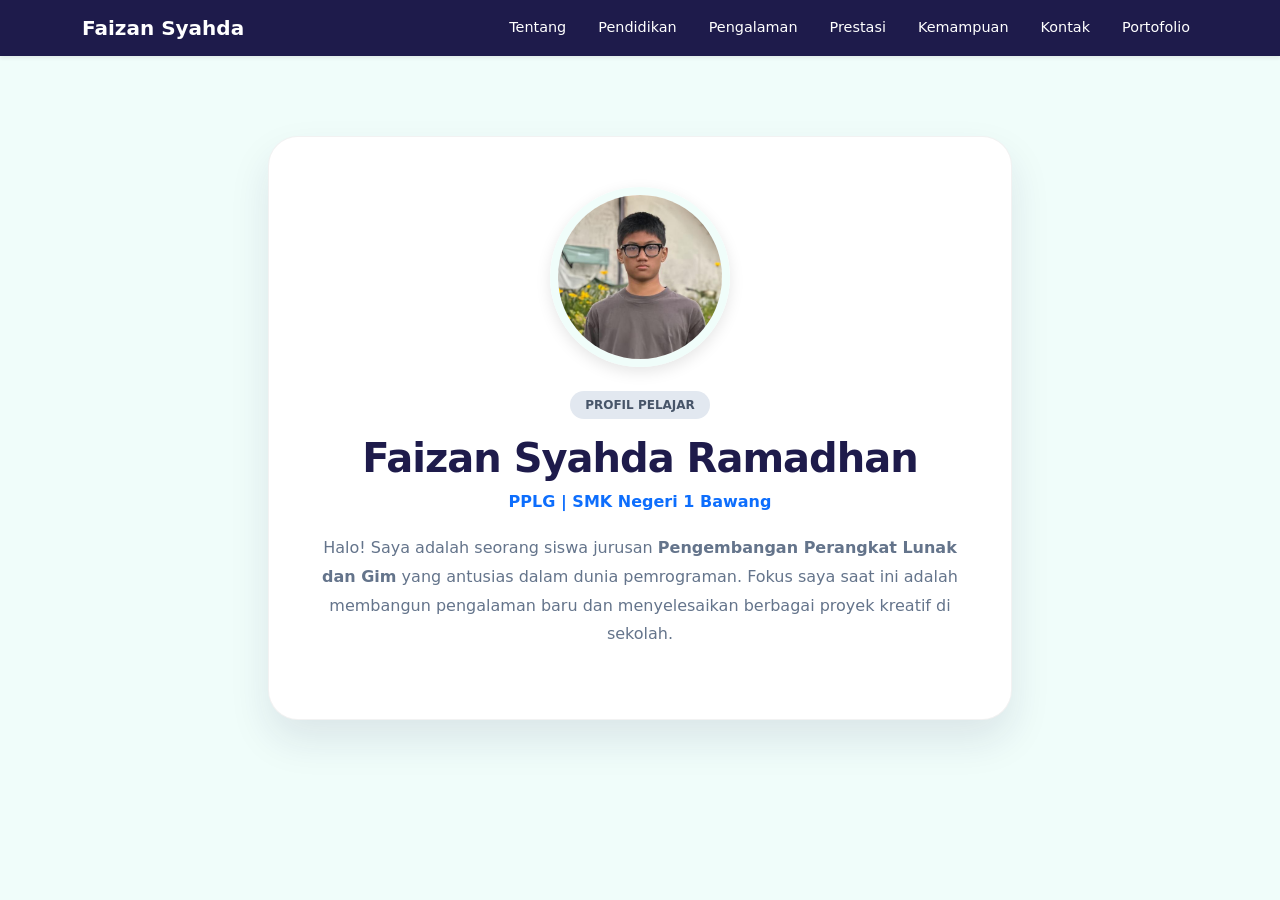
<file: index.html>
<!doctype html>
<html lang="id">
  <head>
    <meta charset="UTF-8" />
    <meta name="viewport" content="width=device-width, initial-scale=1.0" />
    <title>Tentang - Faizan Syahda</title>
    <link rel="stylesheet" href="css/bootstrap.min.css" />
    <style>
      html {
        overflow-y: scroll;
      }

      body {
        background-color: #f0fdfa; /* Background biru muda */
        min-height: 100vh;
      }
      .navbar {
        background-color: #1e1b4b !important;
      }
      .nav-link {
        color: white !important;
        font-size: 0.9rem;
      }
      .navbar-brand {
        color: white !important;
        font-weight: bold;
      }

      /* KARTU PROFIL (Biar beda dari punya Laudza) */
      .profile-card {
        background: white;
        border-radius: 30px; /* Sudut kotak sangat tumpul */
        padding: 50px;
        margin-top: 80px;
        box-shadow: 0 20px 40px rgba(30, 27, 75, 0.1); /* Bayangan biru tua tipis */
        border: 1px solid rgba(0, 0, 0, 0.05);
      }

      .img-container {
        position: relative;
        display: inline-block;
      }

      .foto-bulat {
        width: 180px;
        height: 180px;
        object-fit: cover;
        border-radius: 50%;
        border: 8px solid #f0fdfa; /* Ring sewarna background */
        box-shadow: 0 5px 15px rgba(0, 0, 0, 0.1);
      }

      /* Label kecil di atas nama */
      .label-identitas {
        background: #e2e8f0;
        color: #475569;
        padding: 5px 15px;
        border-radius: 50px;
        font-size: 0.75rem;
        font-weight: bold;
        display: inline-block;
        margin-bottom: 15px;
      }

      .nama-faizan {
        color: #1e1b4b;
        font-weight: 800;
        letter-spacing: -1px;
      }

      .deskripsi-faizan {
        color: #64748b;
        line-height: 1.8;
        max-width: 700px;
        margin: 20px auto;
      }
    </style>
  </head>
  <body>
    <nav class="navbar navbar-expand-lg shadow-sm">
      <div class="container">
        <a class="navbar-brand" href="CV.html">Faizan Syahda</a>
        <div class="collapse navbar-collapse justify-content-end">
          <ul class="navbar-nav gap-3">
            <li class="nav-item">
              <a class="nav-link active-page" href="tentang.html">Tentang</a>
            </li>
            <li class="nav-item">
              <a class="nav-link" href="pendidikan.html">Pendidikan</a>
            </li>
            <li class="nav-item">
              <a class="nav-link" href="pengalaman.html">Pengalaman</a>
            </li>
            <li class="nav-item">
              <a class="nav-link" href="prestasi.html">Prestasi</a>
            </li>
            <li class="nav-item">
              <a class="nav-link" href="kemampuan.html">Kemampuan</a>
            </li>
            <li class="nav-item">
              <a class="nav-link" href="kontak.html">Kontak</a>
            </li>
            <li class="nav-item">
              <a class="nav-link" href="portofolio.html">Portofolio</a>
            </li>
          </ul>
        </div>
      </div>
    </nav>

    <div class="container d-flex justify-content-center">
      <div class="profile-card text-center col-lg-8">
        <div class="img-container">
          <img src="img/profil1.jpeg" alt="Faizan" class="foto-bulat" />
        </div>

        <div class="mt-4">
          <span class="label-identitas">PROFIL PELAJAR</span>
          <h1 class="nama-faizan">Faizan Syahda Ramadhan</h1>
          <p class="fw-bold text-primary">PPLG | SMK Negeri 1 Bawang</p>

          <div class="deskripsi-faizan">
            <p>
              Halo! Saya adalah seorang siswa jurusan
              <strong>Pengembangan Perangkat Lunak dan Gim</strong> yang
              antusias dalam dunia pemrograman. Fokus saya saat ini adalah
              membangun pengalaman baru dan menyelesaikan berbagai proyek
              kreatif di sekolah.
            </p>
          </div>
        </div>
      </div>
    </div>
  </body>
</html>
</file>
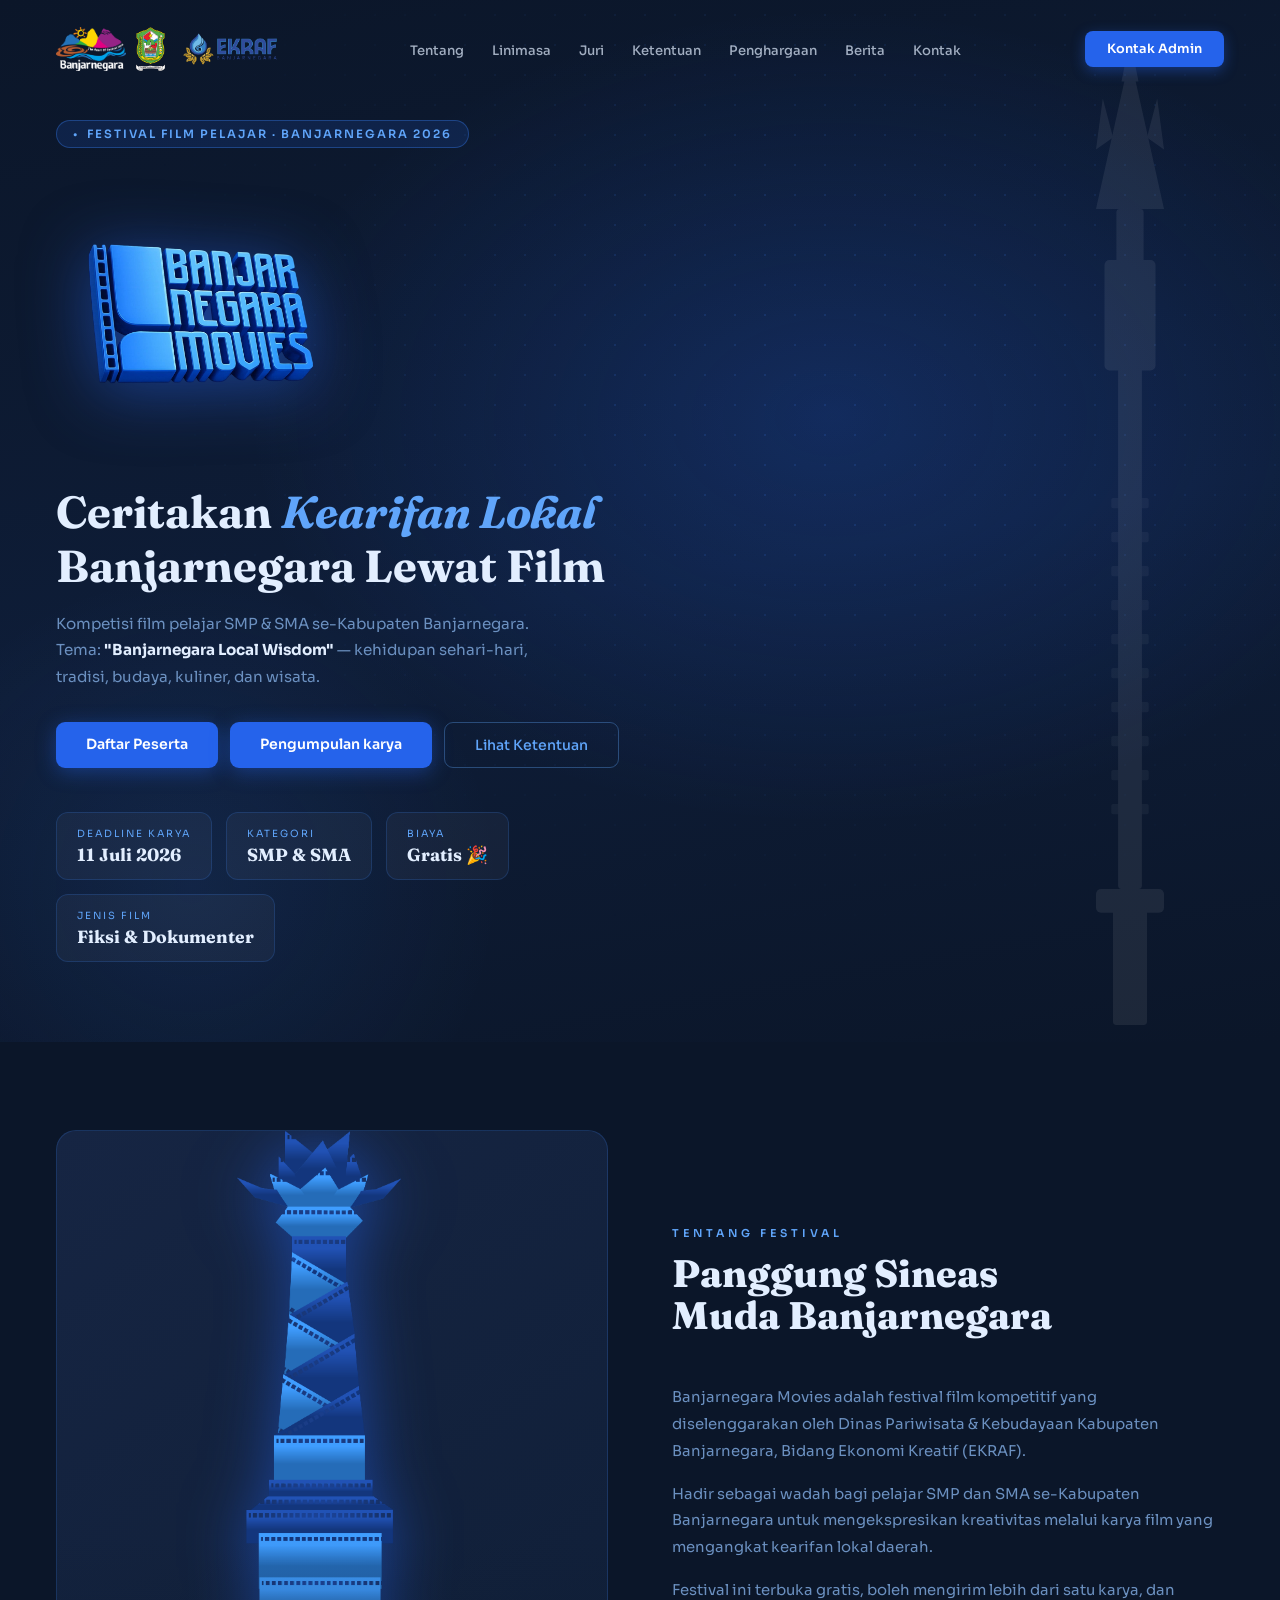
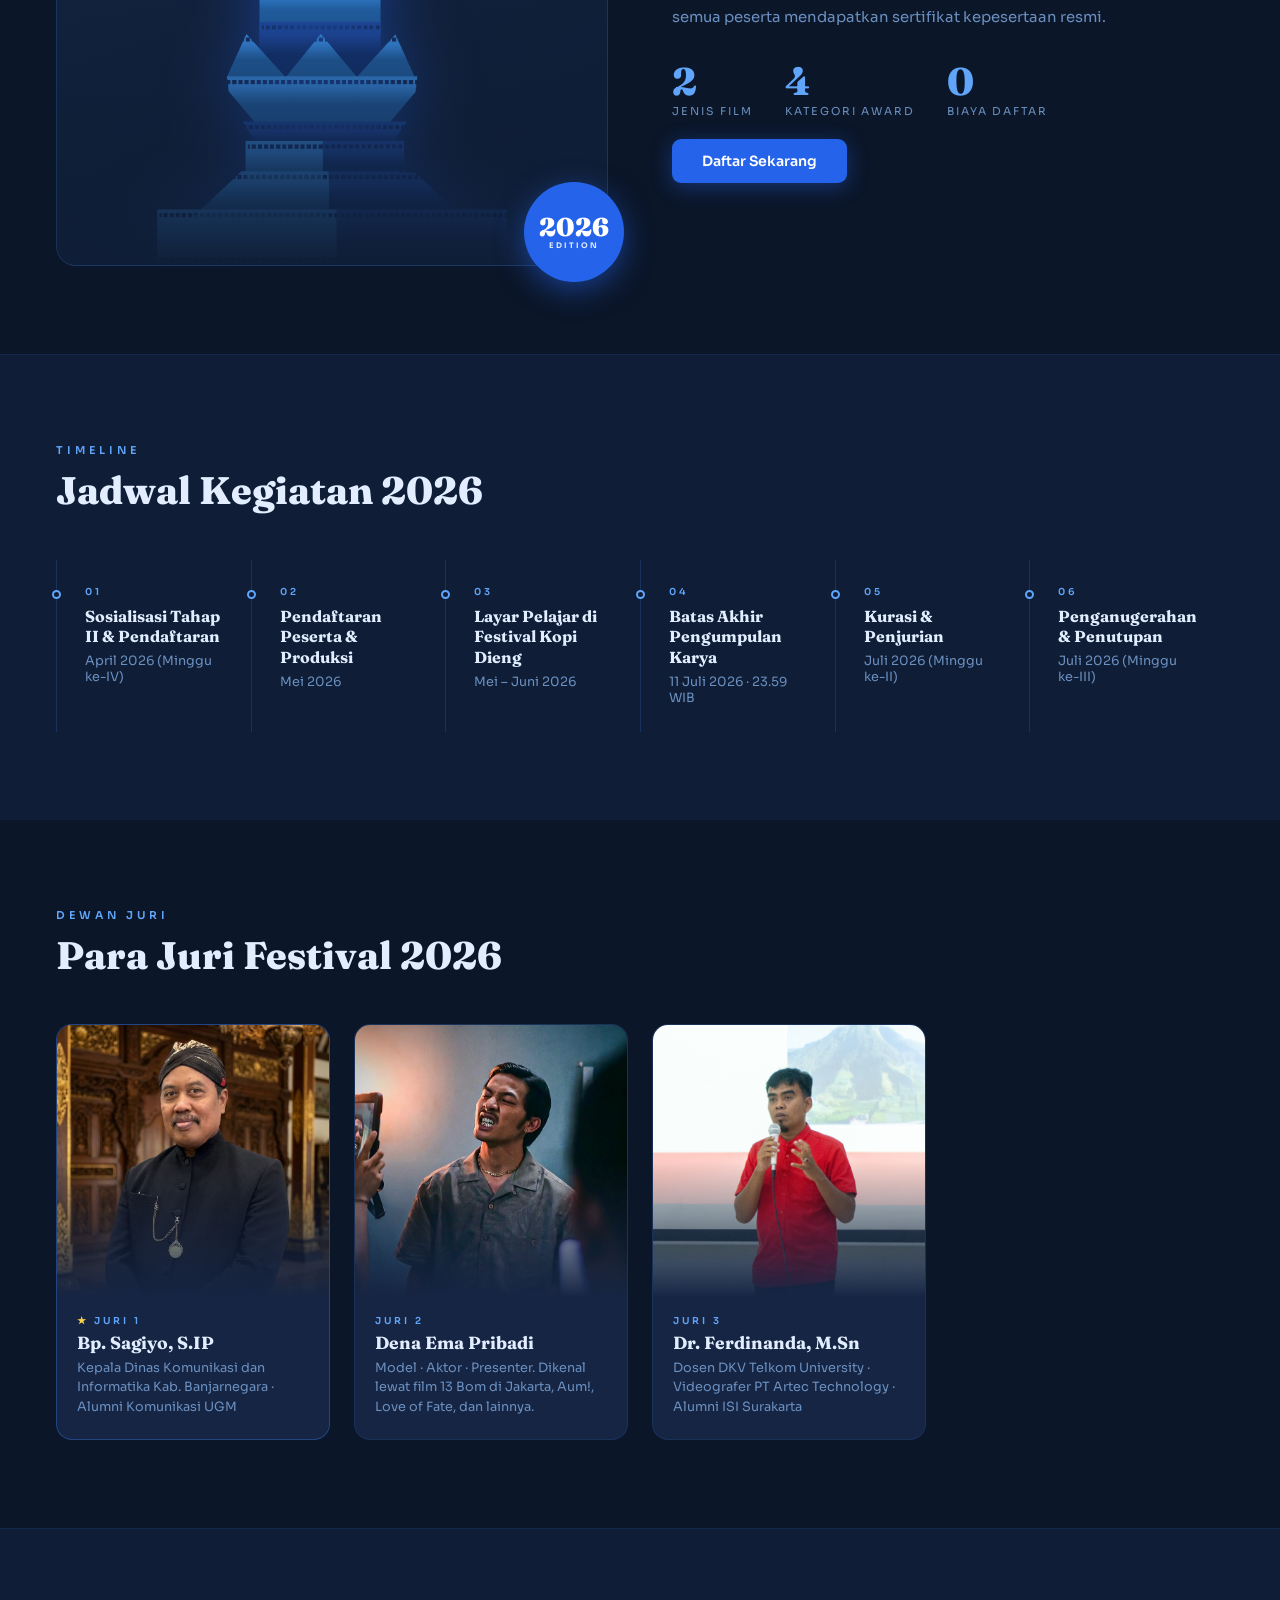
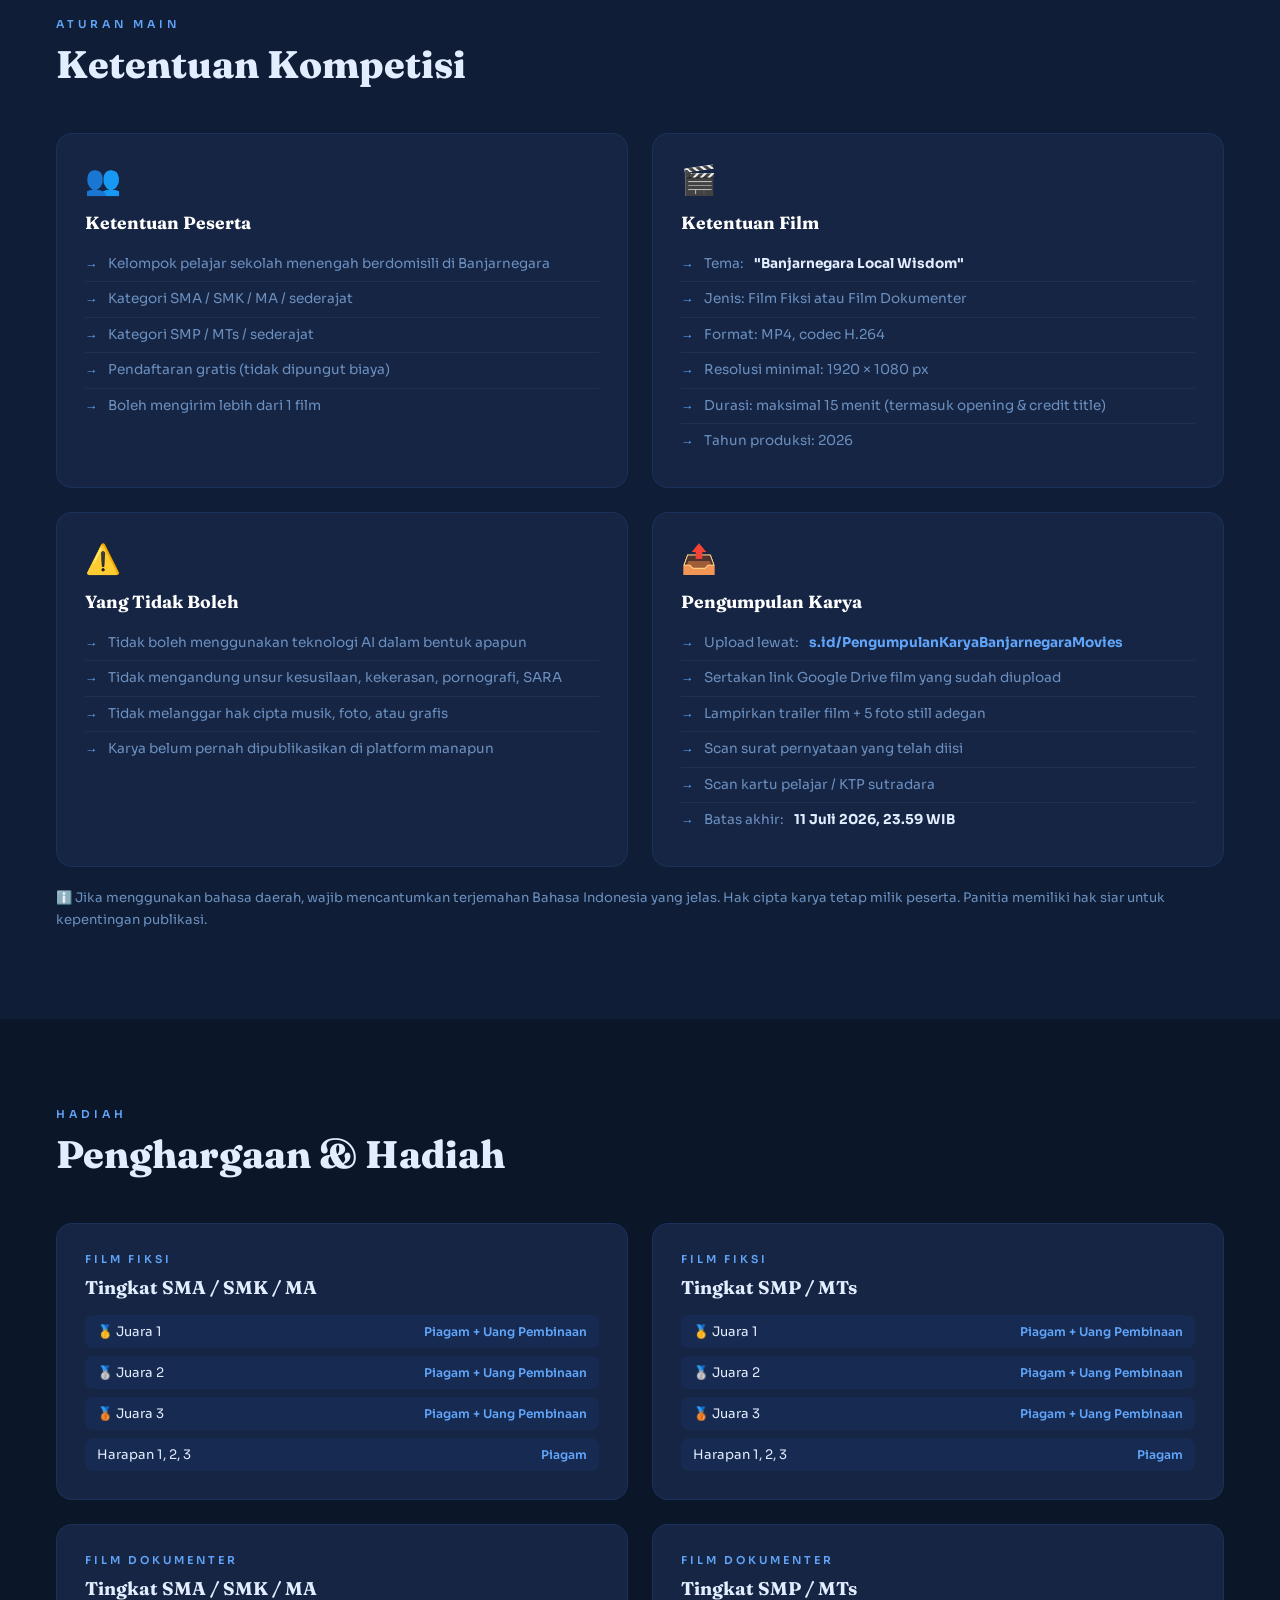
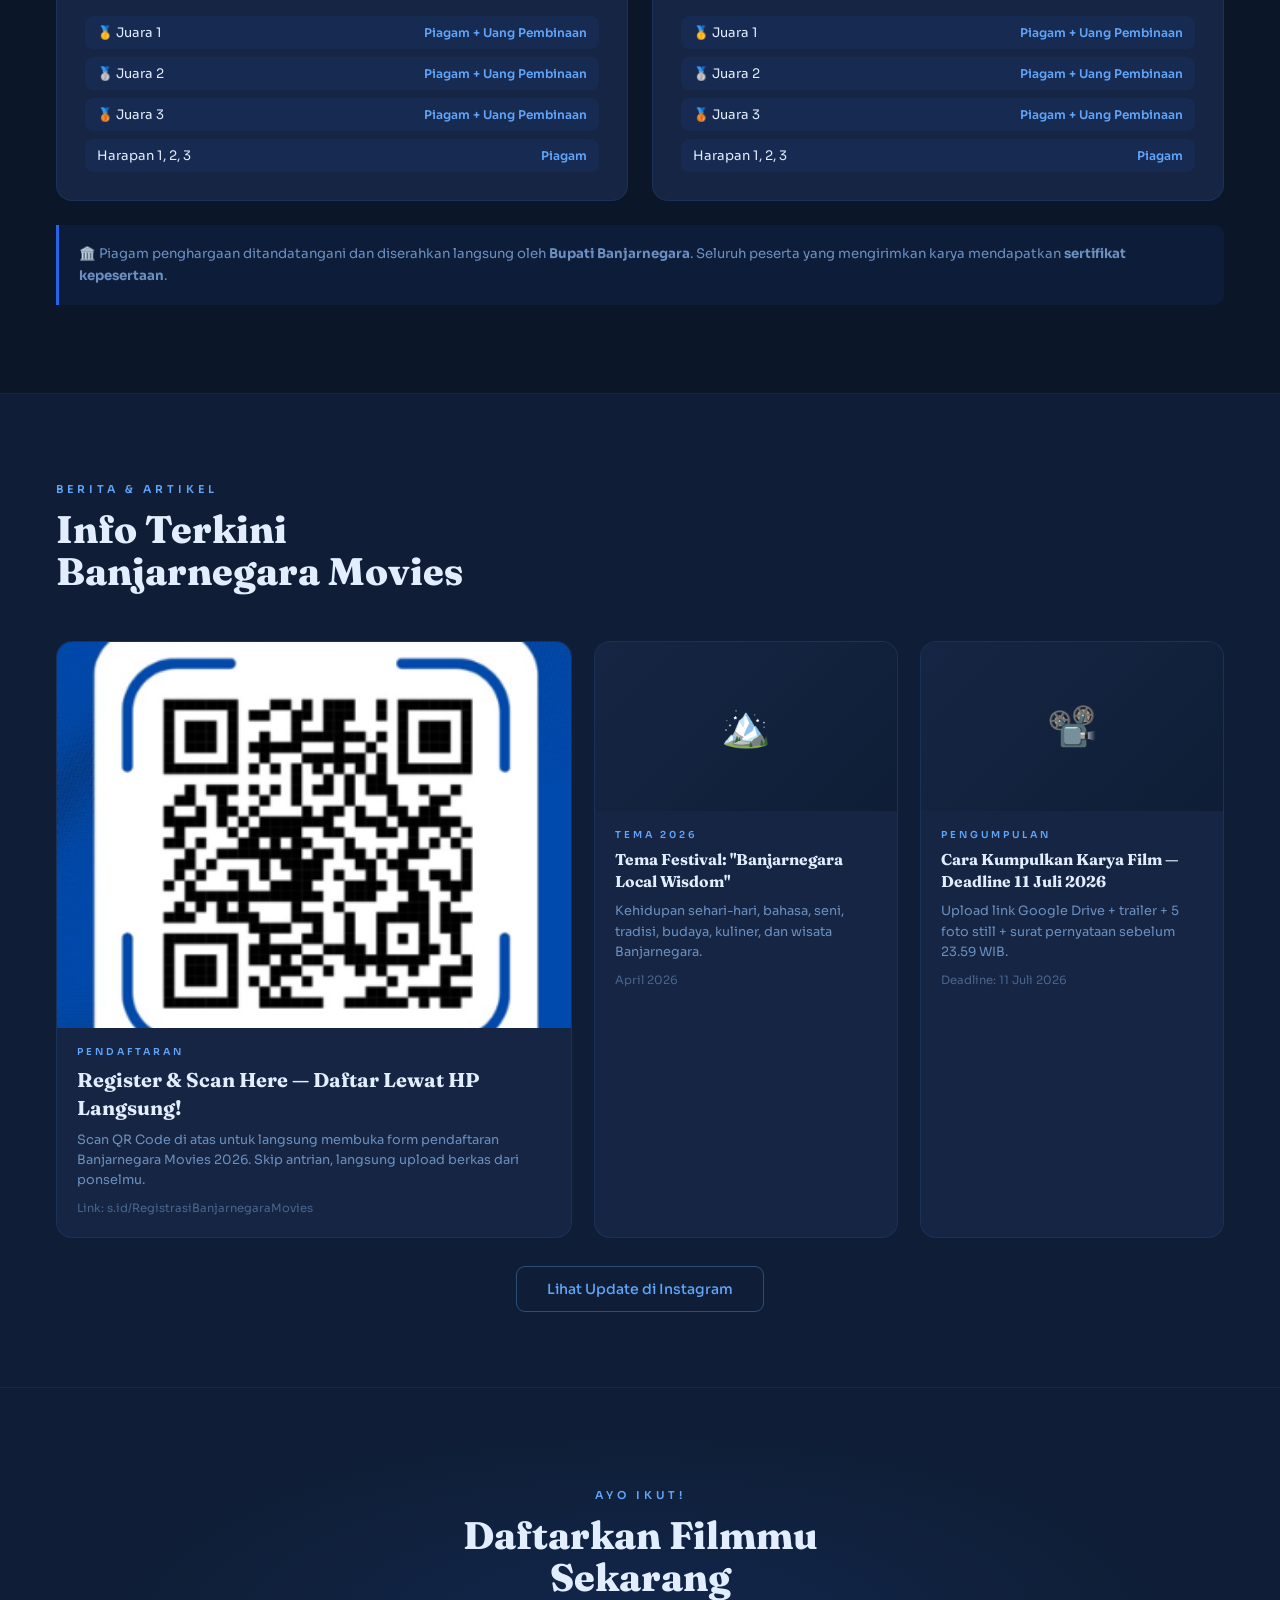
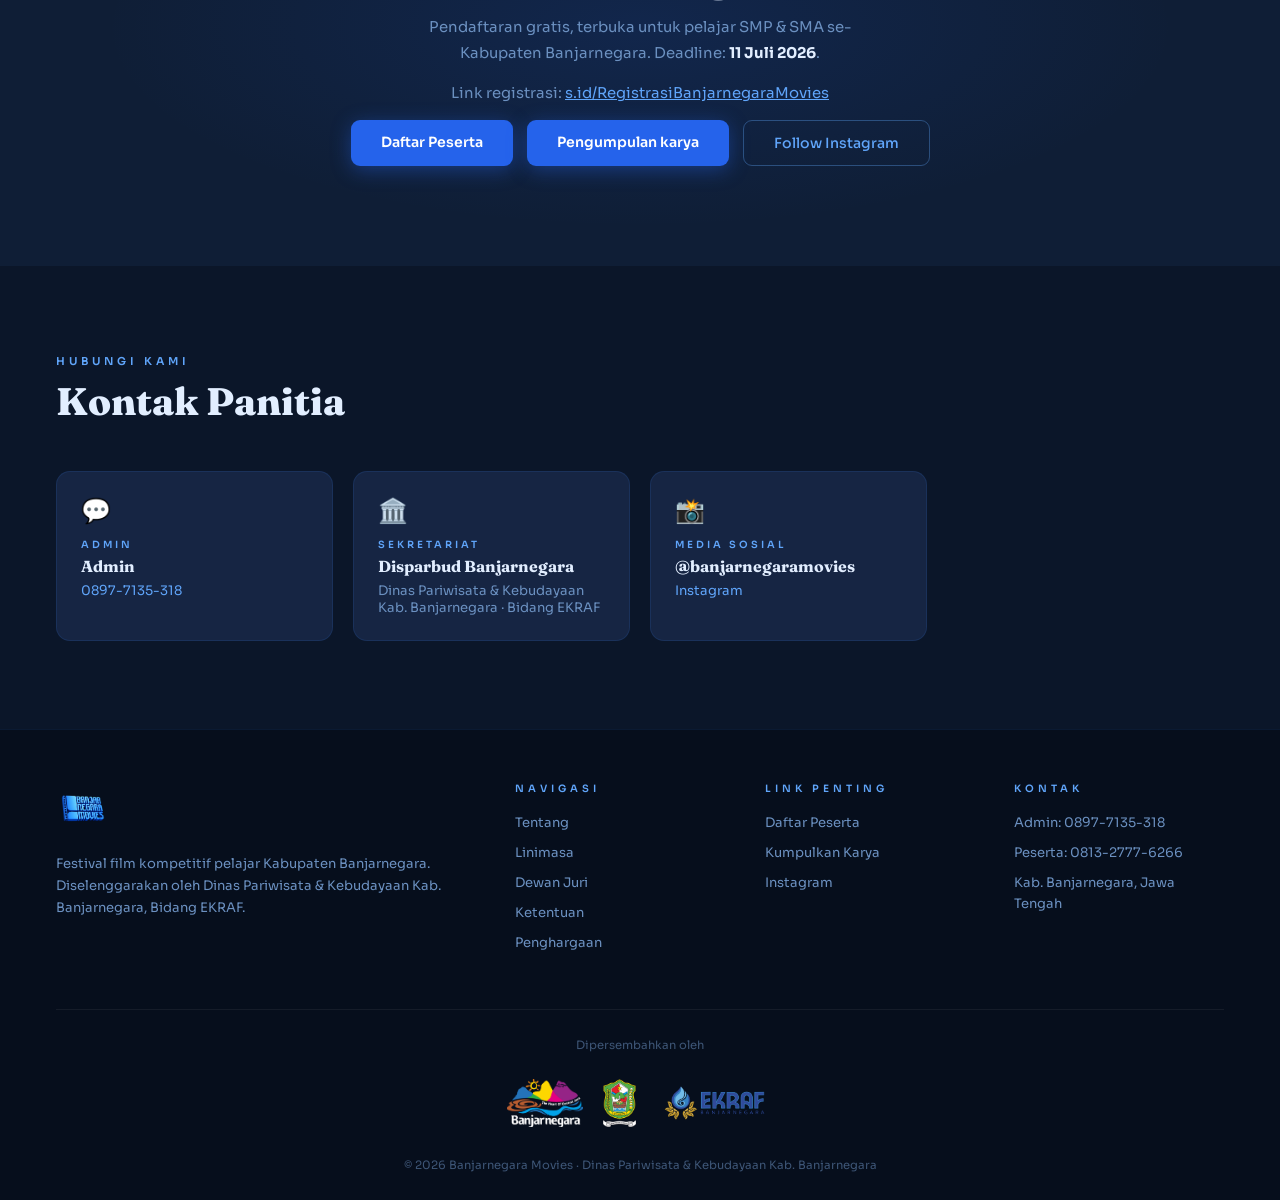
<file: BnaMovie/index.html>
<!doctype html>
<html lang="id">
  <head>
    <meta charset="UTF-8" />
    <meta name="viewport" content="width=device-width, initial-scale=1.0" />
    <title>Banjarnegara Movies 2026</title>
    <link
      href="https://fonts.googleapis.com/css2?family=Sora:wght@300;400;500;600;700&family=Fraunces:ital,opsz,wght@0,9..144,400;0,9..144,700;0,9..144,900;1,9..144,400;1,9..144,700&display=swap"
      rel="stylesheet"
    />
    <style>
      *,
      *::before,
      *::after {
        box-sizing: border-box;
        margin: 0;
        padding: 0;
      }

      :root {
        --blue: #2563eb;
        --blue-lt: #60a5fa;
        --blue-mid: #3b82f6;
        --bg: #0b1629;
        --bg2: #0f1e36;
        --bg3: #162543;
        --text: #e2eeff;
        --text-dim: #6b90c0;
        --white: #fff;
      }

      html {
        scroll-behavior: smooth;
      }
      body {
        font-family: "Sora", sans-serif;
        background: var(--bg);
        color: var(--text);
        overflow-x: hidden;
      }

      /* ── NAVBAR ── */
      nav {
        position: fixed;
        top: 0;
        left: 0;
        right: 0;
        z-index: 100;
        display: flex;
        align-items: center;
        justify-content: space-between;
        padding: 16px 56px;
        transition:
          background 0.4s,
          box-shadow 0.4s;
      }
      nav.scrolled {
        background: rgba(11, 22, 41, 0.95);
        backdrop-filter: blur(14px);
        box-shadow: 0 1px 0 rgba(59, 130, 246, 0.15);
      }
      .nav-logo {
        display: flex;
        align-items: center;
        gap: 10px;
        text-decoration: none;
      }
      .nav-logo img {
        height: 44px;
        width: auto;
      }
      .nav-logo img:nth-child(3) {
        height: 66px; /* sesuaikan */
      }
      .nav-links {
        display: flex;
        gap: 28px;
        list-style: none;
      }
      .nav-links a {
        color: var(--text);
        text-decoration: none;
        font-size: 0.82rem;
        font-weight: 500;
        opacity: 0.7;
        transition:
          opacity 0.2s,
          color 0.2s;
      }
      .nav-links a:hover {
        opacity: 1;
        color: var(--blue-lt);
      }
      .nav-cta {
        background: var(--blue);
        color: var(--white);
        padding: 10px 22px;
        border-radius: 8px;
        font-size: 0.8rem;
        font-weight: 600;
        text-decoration: none;
        transition:
          background 0.2s,
          transform 0.15s;
        box-shadow: 0 4px 14px rgba(37, 99, 235, 0.4);
      }
      .nav-cta:hover {
        background: var(--blue-mid);
        transform: translateY(-1px);
      }

      /* ── HERO ── */
      #hero {
        min-height: 100vh;
        display: flex;
        flex-direction: column;
        justify-content: center;
        padding: 120px 56px 80px;
        position: relative;
        overflow: hidden;
      }
      /* tugu silhouette SVG background */
      .hero-bg {
        position: absolute;
        inset: 0;
        background:
          radial-gradient(
            ellipse 70% 60% at 65% 40%,
            rgba(37, 99, 235, 0.22) 0%,
            transparent 65%
          ),
          radial-gradient(
            ellipse 40% 50% at 15% 85%,
            rgba(59, 130, 246, 0.1) 0%,
            transparent 60%
          ),
          linear-gradient(170deg, #0b1629 0%, #0e1d38 55%, #0b1629 100%);
      }
      /* dot grid */
      .hero-bg::before {
        content: "";
        position: absolute;
        inset: 0;
        background-image: radial-gradient(
          rgba(59, 130, 246, 0.15) 1px,
          transparent 1px
        );
        background-size: 30px 30px;
        mask-image: radial-gradient(
          ellipse 75% 75% at 65% 35%,
          black 20%,
          transparent 75%
        );
      }
      /* tugu silhouette on right */
      .tugu-deco {
        position: absolute;
        right: -20px;
        bottom: 0;
        top: 0;
        width: 340px;
        display: flex;
        align-items: flex-end;
        opacity: 0.07;
        pointer-events: none;
        z-index: 1;
      }
      .tugu-deco svg {
        width: 100%;
        height: auto;
      }

      .hero-content {
        position: relative;
        z-index: 2;
        max-width: 680px;
      }
      .hero-tag {
        display: inline-flex;
        align-items: center;
        gap: 8px;
        background: rgba(37, 99, 235, 0.15);
        border: 1px solid rgba(59, 130, 246, 0.35);
        border-radius: 99px;
        padding: 6px 16px;
        font-size: 0.72rem;
        font-weight: 600;
        letter-spacing: 2px;
        text-transform: uppercase;
        color: var(--blue-lt);
        width: fit-content;
        margin-bottom: 24px;
        animation: fadeUp 0.7s ease both;
      }
      .hero-tag::before {
        content: "●";
        font-size: 0.45rem;
        color: #60a5fa;
        animation: pulse 2s infinite;
      }
      @keyframes pulse {
        0%,
        100% {
          opacity: 1;
        }
        50% {
          opacity: 0.25;
        }
      }

      .hero-logo-img {
        width: 280px;
        margin-bottom: 28px;
        animation: fadeUp 0.7s 0.1s ease both;
        filter: drop-shadow(0 8px 32px rgba(37, 99, 235, 0.5));
      }
      .hero-tagline {
        font-family: "Fraunces", serif;
        font-size: clamp(1.6rem, 3.5vw, 2.8rem);
        font-weight: 700;
        line-height: 1.2;
        color: var(--text);
        animation: fadeUp 0.7s 0.2s ease both;
      }
      .hero-tagline em {
        font-style: italic;
        color: var(--blue-lt);
      }
      .hero-sub {
        margin-top: 18px;
        max-width: 480px;
        font-size: 0.95rem;
        line-height: 1.75;
        color: var(--text-dim);
        animation: fadeUp 0.7s 0.3s ease both;
      }
      .hero-actions {
        display: flex;
        gap: 12px;
        margin-top: 32px;
        flex-wrap: wrap;
        animation: fadeUp 0.7s 0.4s ease both;
      }
      .btn-primary {
        background: var(--blue);
        color: var(--white);
        padding: 13px 30px;
        border-radius: 9px;
        font-weight: 600;
        font-size: 0.88rem;
        text-decoration: none;
        transition:
          background 0.2s,
          transform 0.15s,
          box-shadow 0.2s;
        box-shadow: 0 4px 20px rgba(37, 99, 235, 0.4);
      }
      .btn-primary:hover {
        background: var(--blue-mid);
        transform: translateY(-2px);
        box-shadow: 0 8px 28px rgba(37, 99, 235, 0.5);
      }
      .btn-ghost {
        border: 1.5px solid rgba(96, 165, 250, 0.35);
        color: var(--blue-lt);
        padding: 13px 30px;
        border-radius: 9px;
        font-weight: 500;
        font-size: 0.88rem;
        text-decoration: none;
        transition:
          border-color 0.2s,
          background 0.2s;
      }
      .btn-ghost:hover {
        border-color: var(--blue-lt);
        background: rgba(37, 99, 235, 0.1);
      }

      /* info cards row */
      .hero-cards {
        display: flex;
        gap: 14px;
        margin-top: 44px;
        flex-wrap: wrap;
        animation: fadeUp 0.7s 0.5s ease both;
      }
      .hcard {
        background: rgba(255, 255, 255, 0.04);
        border: 1px solid rgba(59, 130, 246, 0.2);
        border-radius: 12px;
        padding: 14px 20px;
        backdrop-filter: blur(6px);
      }
      .hcard-label {
        font-size: 0.62rem;
        letter-spacing: 2px;
        text-transform: uppercase;
        color: var(--blue-lt);
        margin-bottom: 4px;
      }
      .hcard-val {
        font-family: "Fraunces", serif;
        font-size: 1.1rem;
        font-weight: 700;
      }

      /* ── SECTION BASE ── */
      .section-wrap {
        padding: 88px 56px;
      }
      .section-wrap.alt {
        background: var(--bg2);
        border-top: 1px solid rgba(59, 130, 246, 0.1);
      }
      .section-label {
        font-size: 0.68rem;
        letter-spacing: 4px;
        text-transform: uppercase;
        color: var(--blue-lt);
        margin-bottom: 12px;
        font-weight: 600;
      }
      .section-title {
        font-family: "Fraunces", serif;
        font-size: clamp(1.8rem, 3vw, 2.8rem);
        font-weight: 800;
        line-height: 1.1;
        margin-bottom: 48px;
      }

      /* ── TENTANG ── */
      .tentang-grid {
        display: grid;
        grid-template-columns: 1fr 1fr;
        gap: 64px;
        align-items: center;
      }
      .tentang-visual {
        position: relative;
      }
      .tentang-frame {
        aspect-ratio: 3/4; /* ganti dari 4/5 jadi lebih tinggi */
        border-radius: 20px;
        background: linear-gradient(145deg, var(--bg3), var(--bg2));
        border: 1px solid rgba(59, 130, 246, 0.2);
        display: flex;
        align-items: center;
        justify-content: center;
        overflow: hidden;
        position: relative;
      }

      .tentang-frame img {
        width: 75%;
        height: 100%;
        object-fit: contain; /* ganti dari default ke contain biar ga kepotong */
        object-position: center;
        filter: drop-shadow(0 8px 32px rgba(37, 99, 235, 0.6));
      }
      .tentang-frame::after {
        content: "";
        position: absolute;
        bottom: 0;
        left: 0;
        right: 0;
        height: 45%;
        background: linear-gradient(to top, var(--bg2), transparent);
      }
      .tentang-badge {
        position: absolute;
        bottom: -16px;
        right: -16px;
        width: 100px;
        height: 100px;
        border-radius: 50%;
        background: var(--blue);
        display: flex;
        flex-direction: column;
        align-items: center;
        justify-content: center;
        color: var(--white);
        box-shadow: 0 8px 28px rgba(37, 99, 235, 0.5);
      }
      .tentang-badge-year {
        font-family: "Fraunces", serif;
        font-size: 1.6rem;
        font-weight: 900;
        line-height: 1;
      }
      .tentang-badge-text {
        font-size: 0.48rem;
        letter-spacing: 2px;
        text-transform: uppercase;
        font-weight: 700;
        opacity: 0.85;
      }
      .tentang-text p {
        font-size: 0.93rem;
        line-height: 1.8;
        color: var(--text-dim);
        margin-bottom: 16px;
      }
      .stat-row {
        display: flex;
        gap: 32px;
        margin-top: 32px;
        flex-wrap: wrap;
      }
      .stat-num {
        font-family: "Fraunces", serif;
        font-size: 2.4rem;
        color: var(--blue-lt);
        font-weight: 800;
        line-height: 1;
      }
      .stat-label {
        font-size: 0.68rem;
        letter-spacing: 2px;
        text-transform: uppercase;
        color: var(--text-dim);
        margin-top: 3px;
      }

      /* ── LINIMASA ── */
      .timeline-grid {
        display: grid;
        grid-template-columns: repeat(auto-fit, minmax(180px, 1fr));
      }
      .tl-item {
        padding: 26px 28px;
        border-left: 1px solid rgba(59, 130, 246, 0.2);
        position: relative;
        transition: background 0.25s;
        border-radius: 0 8px 8px 0;
      }
      .tl-item:hover {
        background: rgba(37, 99, 235, 0.07);
      }
      .tl-item::before {
        content: "";
        position: absolute;
        left: -5px;
        top: 30px;
        width: 9px;
        height: 9px;
        border-radius: 50%;
        background: var(--bg2);
        border: 2px solid var(--blue-lt);
        transition: background 0.25s;
      }
      .tl-item:hover::before {
        background: var(--blue-lt);
      }
      .tl-step {
        font-size: 0.6rem;
        letter-spacing: 3px;
        text-transform: uppercase;
        color: var(--blue-lt);
        margin-bottom: 8px;
        font-weight: 600;
      }
      .tl-event {
        font-family: "Fraunces", serif;
        font-size: 1rem;
        font-weight: 700;
        margin-bottom: 6px;
        line-height: 1.3;
      }
      .tl-date {
        font-size: 0.8rem;
        color: var(--text-dim);
      }

      /* ── JURI ── */
      .juri-grid {
        display: grid;
        grid-template-columns: repeat(auto-fill, minmax(240px, 1fr));
        gap: 24px;
        margin-top: 48px;
      }
      .juri-card {
        background: var(--bg3);
        border: 1px solid rgba(59, 130, 246, 0.13);
        border-radius: 16px;
        overflow: hidden;
        transition:
          border-color 0.25s,
          transform 0.25s,
          box-shadow 0.25s;
      }
      .juri-card:hover {
        border-color: rgba(59, 130, 246, 0.45);
        transform: translateY(-5px);
        box-shadow: 0 14px 40px rgba(37, 99, 235, 0.18);
      }
      .juri-photo {
        width: 100%;
        aspect-ratio: 1;
        overflow: hidden;
        background: linear-gradient(145deg, #1a2d4a, var(--bg2));
        position: relative;
      }
      .juri-photo img {
        width: 100%;
        height: 100%;
        object-fit: cover;
        object-position: top;
      }
      .juri-photo-placeholder {
        width: 100%;
        height: 100%;
        display: flex;
        align-items: center;
        justify-content: center;
        font-size: 4rem;
      }
      .juri-photo::after {
        content: "";
        position: absolute;
        bottom: 0;
        left: 0;
        right: 0;
        height: 50%;
        background: linear-gradient(to top, var(--bg3), transparent);
      }
      .juri-info {
        padding: 18px 20px 22px;
      }
      .juri-role {
        font-size: 0.6rem;
        letter-spacing: 3px;
        text-transform: uppercase;
        color: var(--blue-lt);
        margin-bottom: 5px;
        font-weight: 600;
      }
      .juri-name {
        font-family: "Fraunces", serif;
        font-size: 1.1rem;
        font-weight: 700;
        margin-bottom: 6px;
      }
      .juri-pos {
        font-size: 0.8rem;
        color: var(--text-dim);
        line-height: 1.5;
      }
      .juri-ketua {
        border-color: rgba(59, 130, 246, 0.35);
      }
      .juri-ketua .juri-role::before {
        content: "★ ";
        color: #fcd34d;
      }

      /* ── KETENTUAN ── */
      .ket-grid {
        display: grid;
        grid-template-columns: 1fr 1fr;
        gap: 24px;
        margin-top: 48px;
      }
      .ket-card {
        background: var(--bg3);
        border: 1px solid rgba(59, 130, 246, 0.13);
        border-radius: 16px;
        padding: 28px 28px;
        transition: border-color 0.25s;
      }
      .ket-card:hover {
        border-color: rgba(59, 130, 246, 0.35);
      }
      .ket-icon {
        font-size: 1.8rem;
        margin-bottom: 14px;
      }
      .ket-title {
        font-family: "Fraunces", serif;
        font-size: 1.1rem;
        font-weight: 700;
        margin-bottom: 14px;
        color: var(--white);
      }
      .ket-list {
        list-style: none;
      }
      .ket-list li {
        font-size: 0.85rem;
        color: var(--text-dim);
        line-height: 1.6;
        padding: 6px 0;
        border-bottom: 1px solid rgba(255, 255, 255, 0.05);
        display: flex;
        gap: 10px;
        align-items: flex-start;
      }
      .ket-list li:last-child {
        border-bottom: none;
      }
      .ket-list li::before {
        content: "→";
        color: var(--blue-lt);
        flex-shrink: 0;
        font-size: 0.8rem;
        margin-top: 2px;
      }

      /* ── PENGHARGAAN ── */
      .award-grid {
        display: grid;
        grid-template-columns: 1fr 1fr;
        gap: 24px;
        margin-top: 48px;
      }
      .award-card {
        background: var(--bg3);
        border: 1px solid rgba(59, 130, 246, 0.13);
        border-radius: 16px;
        padding: 28px;
      }
      .award-type {
        font-size: 0.68rem;
        letter-spacing: 3px;
        text-transform: uppercase;
        color: var(--blue-lt);
        margin-bottom: 10px;
        font-weight: 600;
      }
      .award-name {
        font-family: "Fraunces", serif;
        font-size: 1.15rem;
        font-weight: 700;
        margin-bottom: 16px;
      }
      .award-levels {
        display: flex;
        flex-direction: column;
        gap: 8px;
      }
      .award-level {
        display: flex;
        justify-content: space-between;
        align-items: center;
        padding: 8px 12px;
        background: rgba(37, 99, 235, 0.08);
        border-radius: 8px;
        font-size: 0.82rem;
      }
      .award-level span:last-child {
        color: var(--blue-lt);
        font-weight: 600;
        font-size: 0.75rem;
      }
      .award-note {
        margin-top: 24px;
        padding: 18px 20px;
        background: rgba(37, 99, 235, 0.08);
        border-left: 3px solid var(--blue);
        border-radius: 0 10px 10px 0;
        font-size: 0.83rem;
        color: var(--text-dim);
        line-height: 1.65;
      }

      /* ── CTA DAFTAR ── */
      #daftar {
        padding: 100px 56px;
        text-align: center;
        position: relative;
        overflow: hidden;
      }
      #daftar::before {
        content: "";
        position: absolute;
        inset: 0;
        background: radial-gradient(
          ellipse 60% 60% at 50% 50%,
          rgba(37, 99, 235, 0.12) 0%,
          transparent 70%
        );
      }
      #daftar > * {
        position: relative;
        z-index: 1;
      }
      #daftar .section-title {
        margin-bottom: 16px;
      }
      #daftar > p {
        max-width: 480px;
        margin: 0 auto 14px;
        color: var(--text-dim);
        line-height: 1.75;
        font-size: 0.93rem;
      }
      .daftar-link {
        font-size: 0.78rem;
        color: var(--blue-lt);
        margin-bottom: 32px;
        display: block;
      }
      .daftar-link a {
        color: var(--blue-lt);
      }
      .daftar-actions {
        display: flex;
        gap: 14px;
        justify-content: center;
        flex-wrap: wrap;
      }

      /* ── KONTAK ── */
      .kontak-grid {
        display: grid;
        grid-template-columns: repeat(auto-fill, minmax(240px, 1fr));
        gap: 20px;
        margin-top: 48px;
      }
      .kontak-card {
        background: var(--bg3);
        border: 1px solid rgba(59, 130, 246, 0.13);
        border-radius: 14px;
        padding: 24px 24px;
        transition: border-color 0.25s;
      }
      .kontak-card:hover {
        border-color: rgba(59, 130, 246, 0.35);
      }
      .kontak-icon {
        font-size: 1.5rem;
        margin-bottom: 12px;
      }
      .kontak-role {
        font-size: 0.62rem;
        letter-spacing: 3px;
        text-transform: uppercase;
        color: var(--blue-lt);
        margin-bottom: 5px;
        font-weight: 600;
      }
      .kontak-name {
        font-family: "Fraunces", serif;
        font-size: 1rem;
        font-weight: 700;
        margin-bottom: 6px;
      }
      .kontak-detail {
        font-size: 0.82rem;
        color: var(--text-dim);
      }
      .kontak-detail a {
        color: var(--blue-lt);
        text-decoration: none;
      }

      /* ── FOOTER ── */
      footer {
        background: #060e1c;
        border-top: 1px solid rgba(59, 130, 246, 0.1);
        padding: 52px 56px 28px;
      }
      .footer-grid {
        display: grid;
        grid-template-columns: 2fr 1fr 1fr 1fr;
        gap: 40px;
        margin-bottom: 48px;
      }
      .footer-brand img {
        height: 52px;
        margin-bottom: 14px;
        filter: brightness(1.1);
      }
      .footer-brand p {
        font-size: 0.82rem;
        color: var(--text-dim);
        line-height: 1.7;
      }
      .footer-col h4 {
        font-size: 0.63rem;
        letter-spacing: 4px;
        text-transform: uppercase;
        color: var(--blue-lt);
        margin-bottom: 16px;
        font-weight: 600;
      }
      .footer-col ul {
        list-style: none;
      }
      .footer-col li {
        margin-bottom: 9px;
      }
      .footer-col a {
        color: var(--text-dim);
        text-decoration: none;
        font-size: 0.82rem;
        transition: color 0.2s;
      }
      .footer-col a:hover {
        color: var(--text);
      }
     .footer-bottom {
  border-top: 1px solid rgba(255,255,255,.06);
  padding-top: 28px;
  display: flex;
  flex-direction: column; /* tambah ini */
  align-items: center;    /* tambah ini */
  flex-wrap: wrap;
  gap: 0;
}
      .footer-bottom p {
        font-size: 0.72rem;
        color: var(--text-dim);
        opacity: 0.55;
      }
      .social-links {
        display: flex;
        gap: 10px;
      }
      .social-links a {
        width: 34px;
        height: 34px;
        border-radius: 8px;
        border: 1px solid rgba(59, 130, 246, 0.22);
        display: flex;
        align-items: center;
        justify-content: center;
        color: var(--text-dim);
        font-size: 0.72rem;
        text-decoration: none;
        font-weight: 600;
        transition:
          background 0.2s,
          color 0.2s,
          border-color 0.2s;
      }
      .social-links a:hover {
        background: rgba(37, 99, 235, 0.18);
        color: var(--blue-lt);
        border-color: var(--blue-lt);
      }

      /* ── ANIMATIONS ── */
      @keyframes fadeUp {
        from {
          opacity: 0;
          transform: translateY(22px);
        }
        to {
          opacity: 1;
          transform: translateY(0);
        }
      }
      .reveal {
        opacity: 0;
        transform: translateY(22px);
        transition:
          opacity 0.65s ease,
          transform 0.65s ease;
      }
      .reveal.visible {
        opacity: 1;
        transform: none;
      }

      /* ── BERITA ── */
      .berita-grid {
        display: grid;
        grid-template-columns: 1.7fr 1fr 1fr;
        gap: 22px;
        margin-top: 48px;
      }
      .berita-card {
        background: var(--bg3);
        border: 1px solid rgba(59, 130, 246, 0.13);
        border-radius: 16px;
        overflow: hidden;
        transition:
          border-color 0.25s,
          transform 0.25s;
        cursor: pointer;
        text-decoration: none;
        color: inherit;
        display: block;
      }
      .berita-card:hover {
        border-color: rgba(59, 130, 246, 0.4);
        transform: translateY(-4px);
      }
      .berita-thumb {
        width: 100%;
        aspect-ratio: 16/9;
        overflow: hidden;
        position: relative;
        background: var(--bg2);
      }
      .berita-card:first-child .berita-thumb {
        aspect-ratio: 4/3;
      }
      .berita-thumb img {
        width: 100%;
        height: 100%;
        object-fit: cover;
      }
      .berita-thumb-placeholder {
        width: 100%;
        height: 100%;
        min-height: 160px;
        display: flex;
        align-items: center;
        justify-content: center;
        background: linear-gradient(135deg, #162543, var(--bg2));
        font-size: 2.5rem;
      }
      .berita-card:first-child .berita-thumb-placeholder {
        font-size: 3.5rem;
      }
      .berita-body {
        padding: 18px 20px 22px;
      }
      .berita-tag {
        font-size: 0.6rem;
        letter-spacing: 3px;
        text-transform: uppercase;
        color: var(--blue-lt);
        margin-bottom: 8px;
        font-weight: 600;
      }
      .berita-judul {
        font-family: "Fraunces", serif;
        font-size: 0.98rem;
        font-weight: 700;
        line-height: 1.4;
        margin-bottom: 8px;
        color: var(--text);
      }
      .berita-card:first-child .berita-judul {
        font-size: 1.25rem;
      }
      .berita-desc {
        font-size: 0.8rem;
        color: var(--text-dim);
        line-height: 1.6;
        margin-bottom: 10px;
      }
      .berita-date {
        font-size: 0.72rem;
        color: var(--text-dim);
        opacity: 0.6;
      }

      /* scan card special style */
      .berita-scan-img {
        width: 100%;
        aspect-ratio: 4/3;
        overflow: hidden;
      }
      .berita-scan-img img {
        width: 100%;
        height: 100%;
        object-fit: cover;
        object-position: center;
      }

     /* ── MOBILE ── */
@media (max-width: 900px) {
  nav { padding: 16px 20px; }
  .nav-links, .nav-cta { display: none; }
  .section-wrap { padding: 64px 20px; }
  #hero { padding: 100px 20px 60px; }
  .tentang-grid, .ket-grid, .award-grid { grid-template-columns: 1fr; }
  .berita-grid { grid-template-columns: 1fr; }
  .footer-grid { grid-template-columns: 1fr 1fr; }
  .tugu-deco { display: none; }
  #daftar { padding: 72px 20px; }
}
@media (max-width: 768px) {
  nav { padding: 12px 16px; }
  .nav-links, .nav-cta { display: none; }
  .nav-logo img { height: 36px; }

  #hero { padding: 80px 20px 60px; }
  .hero-tag { font-size: .6rem; letter-spacing: 1px; padding: 5px 12px; white-space: normal; text-align: center; }
  .hero-logo-img { width: 220px; }
  .hero-tagline { font-size: clamp(1.5rem, 6vw, 2rem); }
  .hero-sub { font-size: .85rem; }
  .hero-actions { flex-direction: column; }
  .hero-actions a { text-align: center; width: 100%; }
  .hero-cards { display: grid; grid-template-columns: 1fr 1fr; gap: 10px; }
  .hcard { padding: 10px 14px; }
  .hcard-val { font-size: .95rem; }
  .tugu-deco { display: none; }

  .tentang-grid { grid-template-columns: 1fr !important; gap: 60px; }
  .tentang-badge { bottom: -12px; right: 12px; width: 80px; height: 80px; }
  .tentang-badge-year { font-size: 1.3rem; }
  .stat-row { display: grid; grid-template-columns: 1fr 1fr 1fr; gap: 12px; }
  .stat-num { font-size: 1.8rem; }

  .section-wrap { padding: 56px 20px !important; }
  .section-title { font-size: clamp(1.6rem, 5vw, 2.2rem) !important; margin-bottom: 32px; }

  .ket-grid { grid-template-columns: 1fr !important; gap: 16px; }
  .ket-card { padding: 22px 20px; }

  .award-grid { grid-template-columns: 1fr !important; gap: 16px; }

  .berita-grid { grid-template-columns: 1fr !important; }

  .kontak-grid { grid-template-columns: 1fr 1fr !important; }

  .footer-grid { grid-template-columns: 1fr !important; gap: 28px; }
  footer { padding: 40px 20px 24px; }

  #daftar { padding: 64px 20px !important; }
  .daftar-actions { flex-direction: column; align-items: center; }
  .daftar-actions a { width: 100%; text-align: center; }
}
    </style>
  </head>
  <body>
    <!-- NAVBAR -->
    <nav id="navbar">
      <a href="#" class="nav-logo">
        <img src="Beutiful.png" alt="Banjarnegara Movies" />
        <img src="Ijo.png" alt="Banjarnegara Movies" />
        <img src="New Ekraf.png" alt="Banjarnegara Movies" />
      </a>
      <ul class="nav-links">
        <li><a href="#tentang">Tentang</a></li>
        <li><a href="#linimasa">Linimasa</a></li>
        <li><a href="#juri">Juri</a></li>
        <li><a href="#ketentuan">Ketentuan</a></li>
        <li><a href="#penghargaan">Penghargaan</a></li>
        <li><a href="#berita">Berita</a></li>
        <li><a href="#kontak">Kontak</a></li>
      </ul>
      <a
        href="https://wa.me/62089771353118"
        target="_blank"
        class="nav-cta"
        >Kontak Admin</a
      >
    </nav>

    <!-- HERO -->
    <section id="hero">
      <div class="hero-bg"></div>
      <!-- Tugu Banjarnegara silhouette -->
      <div class="tugu-deco">
        <svg
          viewBox="0 0 200 600"
          xmlns="http://www.w3.org/2000/svg"
          fill="white"
        >
          <!-- simplified tugu shape -->
          <rect x="90" y="520" width="20" height="70" rx="2" />
          <rect x="80" y="510" width="40" height="14" rx="3" />
          <!-- shaft with stripes -->
          <rect x="93" y="200" width="14" height="310" rx="2" />
          <rect x="89" y="280" width="22" height="6" rx="1" opacity=".6" />
          <rect x="89" y="300" width="22" height="6" rx="1" opacity=".6" />
          <rect x="89" y="320" width="22" height="6" rx="1" opacity=".6" />
          <rect x="89" y="340" width="22" height="6" rx="1" opacity=".6" />
          <rect x="89" y="360" width="22" height="6" rx="1" opacity=".6" />
          <rect x="89" y="380" width="22" height="6" rx="1" opacity=".6" />
          <rect x="89" y="400" width="22" height="6" rx="1" opacity=".6" />
          <rect x="89" y="420" width="22" height="6" rx="1" opacity=".6" />
          <rect x="89" y="440" width="22" height="6" rx="1" opacity=".6" />
          <rect x="89" y="460" width="22" height="6" rx="1" opacity=".6" />
          <!-- body wider -->
          <rect x="85" y="140" width="30" height="65" rx="3" />
          <!-- neck -->
          <rect x="92" y="110" width="16" height="35" rx="2" />
          <!-- crown top -->
          <polygon points="100,20 80,110 120,110" />
          <polygon points="100,30 88,80 112,80" opacity=".4" />
          <!-- crown tips -->
          <polygon points="100,10 95,35 105,35" />
          <polygon points="84,45 80,75 90,68" />
          <polygon points="116,45 120,75 110,68" />
        </svg>
      </div>

      <div class="hero-content">
        <div class="hero-tag">Festival Film Pelajar · Banjarnegara 2026</div>
        <img
          src="BnaLogo.png"
          alt="Banjarnegara Movies"
          class="hero-logo-img"
        />
        <h1 class="hero-tagline">
          Ceritakan <em>Kearifan Lokal</em><br />Banjarnegara Lewat Film
        </h1>
        <p class="hero-sub">
          Kompetisi film pelajar SMP & SMA se-Kabupaten Banjarnegara. Tema:
          <strong style="color: var(--text)"
            >"Banjarnegara Local Wisdom"</strong
          >
          — kehidupan sehari-hari, tradisi, budaya, kuliner, dan wisata.
        </p>
        <div class="hero-actions">
          <a
            href="https://forms.gle/eZK4Kw3VM8bJd6AJA"
            target="_blank"
            class="btn-primary"
            >Daftar Peserta</a
          >
          <a
            href="https://forms.gle/3XeQwJQyXZ2NqD7X9"
            target="_blank"
            class="btn-primary"
            >Pengumpulan karya</a
          >
          <a href="#ketentuan" class="btn-ghost">Lihat Ketentuan</a>
        </div>
        <div class="hero-cards">
          <div class="hcard">
            <div class="hcard-label">Deadline Karya</div>
            <div class="hcard-val">11 Juli 2026</div>
          </div>
          <div class="hcard">
            <div class="hcard-label">Kategori</div>
            <div class="hcard-val">SMP & SMA</div>
          </div>
          <div class="hcard">
            <div class="hcard-label">Biaya</div>
            <div class="hcard-val">Gratis 🎉</div>
          </div>
          <div class="hcard">
            <div class="hcard-label">Jenis Film</div>
            <div class="hcard-val">Fiksi & Dokumenter</div>
          </div>
        </div>
      </div>
    </section>

    <!-- TENTANG -->
    <section id="tentang" class="section-wrap">
      <div class="tentang-grid">
        <div class="tentang-visual reveal">
          <div class="tentang-frame">
            <img src="Tugu.png" alt="Banjarnegara Movies Logo" />
          </div>
          <div class="tentang-badge">
            <div class="tentang-badge-year">2026</div>
            <div class="tentang-badge-text">Edition</div>
          </div>
        </div>
        <div class="tentang-text">
          <div class="section-label reveal">Tentang Festival</div>
          <h2 class="section-title reveal">
            Panggung Sineas<br />Muda Banjarnegara
          </h2>
          <p class="reveal">
            Banjarnegara Movies adalah festival film kompetitif yang
            diselenggarakan oleh Dinas Pariwisata & Kebudayaan Kabupaten
            Banjarnegara, Bidang Ekonomi Kreatif (EKRAF).
          </p>
          <p class="reveal">
            Hadir sebagai wadah bagi pelajar SMP dan SMA se-Kabupaten
            Banjarnegara untuk mengekspresikan kreativitas melalui karya film
            yang mengangkat kearifan lokal daerah.
          </p>
          <p class="reveal">
            Festival ini terbuka gratis, boleh mengirim lebih dari satu karya,
            dan semua peserta mendapatkan sertifikat kepesertaan resmi.
          </p>
          <div class="stat-row reveal">
            <div>
              <div class="stat-num">2</div>
              <div class="stat-label">Jenis Film</div>
            </div>
            <div>
              <div class="stat-num">4</div>
              <div class="stat-label">Kategori Award</div>
            </div>
            <div>
              <div class="stat-num">0</div>
              <div class="stat-label">Biaya Daftar</div>
            </div>
          </div>
          <div style="margin-top: 32px" class="reveal">
            <a
              href="https://forms.gle/3XeQwJQyXZ2NqD7X9"
              target="_blank"
              class="btn-primary"
              >Daftar Sekarang</a
            >
          </div>
        </div>
      </div>
    </section>

    <!-- LINIMASA -->
    <section id="linimasa" class="section-wrap alt">
      <div class="section-label reveal">Timeline</div>
      <h2 class="section-title reveal">Jadwal Kegiatan 2026</h2>
      <div class="timeline-grid">
        <div class="tl-item reveal">
          <div class="tl-step">01</div>
          <div class="tl-event">Sosialisasi Tahap II & Pendaftaran</div>
          <div class="tl-date">April 2026 (Minggu ke-IV)</div>
        </div>
        <div class="tl-item reveal">
          <div class="tl-step">02</div>
          <div class="tl-event">Pendaftaran Peserta & Produksi</div>
          <div class="tl-date">Mei 2026</div>
        </div>
        <div class="tl-item reveal">
          <div class="tl-step">03</div>
          <div class="tl-event">Layar Pelajar di Festival Kopi Dieng</div>
          <div class="tl-date">Mei – Juni 2026</div>
        </div>
        <div class="tl-item reveal">
          <div class="tl-step">04</div>
          <div class="tl-event">Batas Akhir Pengumpulan Karya</div>
          <div class="tl-date">11 Juli 2026 · 23.59 WIB</div>
        </div>
        <div class="tl-item reveal">
          <div class="tl-step">05</div>
          <div class="tl-event">Kurasi & Penjurian</div>
          <div class="tl-date">Juli 2026 (Minggu ke-II)</div>
        </div>
        <div class="tl-item reveal">
          <div class="tl-step">06</div>
          <div class="tl-event">Penganugerahan & Penutupan</div>
          <div class="tl-date">Juli 2026 (Minggu ke-III)</div>
        </div>
      </div>
    </section>

    <!-- JURI -->
    <section id="juri" class="section-wrap">
      <div class="section-label reveal">Dewan Juri</div>
      <h2 class="section-title reveal">Para Juri Festival 2026</h2>
      <div class="juri-grid">
        <div class="juri-card juri-ketua reveal">
          <div class="juri-photo">
            <img src="Sagiyo.jpeg" alt="Bp. Sagiyo" />
          </div>
          <div class="juri-info">
            <div class="juri-role">Juri 1</div>
            <div class="juri-name">Bp. Sagiyo, S.IP</div>
            <div class="juri-pos">
              Kepala Dinas Komunikasi dan Informatika Kab. Banjarnegara · Alumni
              Komunikasi UGM
            </div>
          </div>
        </div>
        <div class="juri-card reveal">
          <div class="juri-photo">
            <img src="Ema.jpeg" alt="Dena Ema Pribadi" />
          </div>
          <div class="juri-info">
            <div class="juri-role">Juri 2</div>
            <div class="juri-name">Dena Ema Pribadi</div>
            <div class="juri-pos">
              Model · Aktor · Presenter. Dikenal lewat film 13 Bom di Jakarta,
              Aum!, Love of Fate, dan lainnya.
            </div>
          </div>
        </div>
        <div class="juri-card reveal">
          <div class="juri-photo">
            <img src="Ferdinan.png" alt="Dr. Ferdinanda" />
          </div>
          <div class="juri-info">
            <div class="juri-role">Juri 3</div>
            <div class="juri-name">Dr. Ferdinanda, M.Sn</div>
            <div class="juri-pos">
              Dosen DKV Telkom University · Videografer PT Artec Technology ·
              Alumni ISI Surakarta
            </div>
          </div>
        </div>
      </div>
    </section>

    <!-- KETENTUAN -->
    <section id="ketentuan" class="section-wrap alt">
      <div class="section-label reveal">Aturan Main</div>
      <h2 class="section-title reveal">Ketentuan Kompetisi</h2>
      <div class="ket-grid">
        <div class="ket-card reveal">
          <div class="ket-icon">👥</div>
          <div class="ket-title">Ketentuan Peserta</div>
          <ul class="ket-list">
            <li>
              Kelompok pelajar sekolah menengah berdomisili di Banjarnegara
            </li>
            <li>Kategori SMA / SMK / MA / sederajat</li>
            <li>Kategori SMP / MTs / sederajat</li>
            <li>Pendaftaran gratis (tidak dipungut biaya)</li>
            <li>Boleh mengirim lebih dari 1 film</li>
          </ul>
        </div>
        <div class="ket-card reveal">
          <div class="ket-icon">🎬</div>
          <div class="ket-title">Ketentuan Film</div>
          <ul class="ket-list">
            <li>
              Tema:
              <strong style="color: var(--text)"
                >"Banjarnegara Local Wisdom"</strong
              >
            </li>
            <li>Jenis: Film Fiksi atau Film Dokumenter</li>
            <li>Format: MP4, codec H.264</li>
            <li>Resolusi minimal: 1920 × 1080 px</li>
            <li>Durasi: maksimal 15 menit (termasuk opening & credit title)</li>
            <li>Tahun produksi: 2026</li>
          </ul>
        </div>
        <div class="ket-card reveal">
          <div class="ket-icon">⚠️</div>
          <div class="ket-title">Yang Tidak Boleh</div>
          <ul class="ket-list">
            <li>Tidak boleh menggunakan teknologi AI dalam bentuk apapun</li>
            <li>
              Tidak mengandung unsur kesusilaan, kekerasan, pornografi, SARA
            </li>
            <li>Tidak melanggar hak cipta musik, foto, atau grafis</li>
            <li>Karya belum pernah dipublikasikan di platform manapun</li>
          </ul>
        </div>
        <div class="ket-card reveal">
          <div class="ket-icon">📤</div>
          <div class="ket-title">Pengumpulan Karya</div>
          <ul class="ket-list">
            <li>
              Upload lewat:
              <strong style="color: var(--blue-lt)"
                >s.id/PengumpulanKaryaBanjarnegaraMovies</strong
              >
            </li>
            <li>Sertakan link Google Drive film yang sudah diupload</li>
            <li>Lampirkan trailer film + 5 foto still adegan</li>
            <li>Scan surat pernyataan yang telah diisi</li>
            <li>Scan kartu pelajar / KTP sutradara</li>
            <li>
              Batas akhir:
              <strong style="color: var(--text)"
                >11 Juli 2026, 23.59 WIB</strong
              >
            </li>
          </ul>
        </div>
      </div>
      <div style="margin-top: 20px" class="reveal">
        <p style="font-size: 0.82rem; color: var(--text-dim); line-height: 1.7">
          ℹ️ Jika menggunakan bahasa daerah, wajib mencantumkan terjemahan
          Bahasa Indonesia yang jelas. Hak cipta karya tetap milik peserta.
          Panitia memiliki hak siar untuk kepentingan publikasi.
        </p>
      </div>
    </section>

    <!-- PENGHARGAAN -->
    <section id="penghargaan" class="section-wrap">
      <div class="section-label reveal">Hadiah</div>
      <h2 class="section-title reveal">Penghargaan & Hadiah</h2>
      <div class="award-grid">
        <div class="award-card reveal">
          <div class="award-type">Film Fiksi</div>
          <div class="award-name">Tingkat SMA / SMK / MA</div>
          <div class="award-levels">
            <div class="award-level">
              <span>🥇 Juara 1</span><span>Piagam + Uang Pembinaan</span>
            </div>
            <div class="award-level">
              <span>🥈 Juara 2</span><span>Piagam + Uang Pembinaan</span>
            </div>
            <div class="award-level">
              <span>🥉 Juara 3</span><span>Piagam + Uang Pembinaan</span>
            </div>
            <div class="award-level">
              <span>Harapan 1, 2, 3</span><span>Piagam</span>
            </div>
          </div>
        </div>
        <div class="award-card reveal">
          <div class="award-type">Film Fiksi</div>
          <div class="award-name">Tingkat SMP / MTs</div>
          <div class="award-levels">
            <div class="award-level">
              <span>🥇 Juara 1</span><span>Piagam + Uang Pembinaan</span>
            </div>
            <div class="award-level">
              <span>🥈 Juara 2</span><span>Piagam + Uang Pembinaan</span>
            </div>
            <div class="award-level">
              <span>🥉 Juara 3</span><span>Piagam + Uang Pembinaan</span>
            </div>
            <div class="award-level">
              <span>Harapan 1, 2, 3</span><span>Piagam</span>
            </div>
          </div>
        </div>
        <div class="award-card reveal">
          <div class="award-type">Film Dokumenter</div>
          <div class="award-name">Tingkat SMA / SMK / MA</div>
          <div class="award-levels">
            <div class="award-level">
              <span>🥇 Juara 1</span><span>Piagam + Uang Pembinaan</span>
            </div>
            <div class="award-level">
              <span>🥈 Juara 2</span><span>Piagam + Uang Pembinaan</span>
            </div>
            <div class="award-level">
              <span>🥉 Juara 3</span><span>Piagam + Uang Pembinaan</span>
            </div>
            <div class="award-level">
              <span>Harapan 1, 2, 3</span><span>Piagam</span>
            </div>
          </div>
        </div>
        <div class="award-card reveal">
          <div class="award-type">Film Dokumenter</div>
          <div class="award-name">Tingkat SMP / MTs</div>
          <div class="award-levels">
            <div class="award-level">
              <span>🥇 Juara 1</span><span>Piagam + Uang Pembinaan</span>
            </div>
            <div class="award-level">
              <span>🥈 Juara 2</span><span>Piagam + Uang Pembinaan</span>
            </div>
            <div class="award-level">
              <span>🥉 Juara 3</span><span>Piagam + Uang Pembinaan</span>
            </div>
            <div class="award-level">
              <span>Harapan 1, 2, 3</span><span>Piagam</span>
            </div>
          </div>
        </div>
      </div>
      <div class="award-note reveal">
        🏛️ Piagam penghargaan ditandatangani dan diserahkan langsung oleh
        <strong>Bupati Banjarnegara</strong>. Seluruh peserta yang mengirimkan
        karya mendapatkan <strong>sertifikat kepesertaan</strong>.
      </div>
    </section>

    <!-- BERITA & ARTIKEL -->
    <section id="berita" class="section-wrap alt">
      <div class="section-label reveal">Berita & Artikel</div>
      <h2 class="section-title reveal">
        Info Terkini<br />Banjarnegara Movies
      </h2>
      <div class="berita-grid">
        <!-- Card 1 — Barcode / Scan Here (featured) -->
        <a
          href="https://forms.gle/3XeQwJQyXZ2NqD7X9"
          target="_blank"
          class="berita-card reveal"
        >
          <div class="berita-scan-img">
            <img src="Code.png" alt="Register and Scan Here" />
          </div>
          <div class="berita-body">
            <div class="berita-tag">Pendaftaran</div>
            <div class="berita-judul">
              Register & Scan Here — Daftar Lewat HP Langsung!
            </div>
            <div class="berita-desc">
              Scan QR Code di atas untuk langsung membuka form pendaftaran
              Banjarnegara Movies 2026. Skip antrian, langsung upload berkas
              dari ponselmu.
            </div>
            <div class="berita-date">
              Link: s.id/RegistrasiBanjarnegaraMovies
            </div>
          </div>
        </a>

        <!-- Card 2 — Tema Festival -->
        <a href="#ketentuan" class="berita-card reveal">
          <div class="berita-thumb">
            <div class="berita-thumb-placeholder">🏔️</div>
          </div>
          <div class="berita-body">
            <div class="berita-tag">Tema 2026</div>
            <div class="berita-judul">
              Tema Festival: "Banjarnegara Local Wisdom"
            </div>
            <div class="berita-desc">
              Kehidupan sehari-hari, bahasa, seni, tradisi, budaya, kuliner, dan
              wisata Banjarnegara.
            </div>
            <div class="berita-date">April 2026</div>
          </div>
        </a>

        <!-- Card 3 — Pengumpulan Karya -->
        <a
          href="https://s.id/PengumpulanKaryaBanjarnegaraMovies"
          target="_blank"
          class="berita-card reveal"
        >
          <div class="berita-thumb">
            <div class="berita-thumb-placeholder">📽️</div>
          </div>
          <div class="berita-body">
            <div class="berita-tag">Pengumpulan</div>
            <div class="berita-judul">
              Cara Kumpulkan Karya Film — Deadline 11 Juli 2026
            </div>
            <div class="berita-desc">
              Upload link Google Drive + trailer + 5 foto still + surat
              pernyataan sebelum 23.59 WIB.
            </div>
            <div class="berita-date">Deadline: 11 Juli 2026</div>
          </div>
        </a>
      </div>
      <div style="text-align: center; margin-top: 40px" class="reveal">
        <a
          href="https://www.instagram.com/banjarnegaramovies"
          target="_blank"
          class="btn-ghost"
          >Lihat Update di Instagram</a
        >
      </div>
    </section>

    <!-- CTA DAFTAR -->
    <section id="daftar" class="section-wrap alt">
      <div class="section-label reveal">Ayo Ikut!</div>
      <h2 class="section-title reveal">Daftarkan Filmmu<br />Sekarang</h2>
      <p class="reveal">
        Pendaftaran gratis, terbuka untuk pelajar SMP & SMA se-Kabupaten
        Banjarnegara. Deadline:
        <strong style="color: var(--text)">11 Juli 2026</strong>.
      </p>
      <p class="daftar-link reveal">
        Link registrasi:
        <a href="https://forms.gle/3XeQwJQyXZ2NqD7X9" target="_blank"
          >s.id/RegistrasiBanjarnegaraMovies</a
        >
      </p>
      <div class="daftar-actions reveal">
        <a
          href="https://forms.gle/3XeQwJQyXZ2NqD7X9"
          target="_blank"
          class="btn-primary"
          >Daftar Peserta</a
        >
        <a
            href="https://forms.gle/3XeQwJQyXZ2NqD7X9"
            target="_blank"
            class="btn-primary"
            >Pengumpulan karya</a
          >
        <a
          href="https://www.instagram.com/banjarnegaramovies"
          target="_blank"
          class="btn-ghost"
          >Follow Instagram</a
        >
      </div>
    </section>

    <!-- KONTAK -->
    <section id="kontak" class="section-wrap">
      <div class="section-label reveal">Hubungi Kami</div>
      <h2 class="section-title reveal">Kontak Panitia</h2>
      <div class="kontak-grid">
        <div class="kontak-card reveal">
          <div class="kontak-icon">💬</div>
          <div class="kontak-role">Admin</div>
          <div class="kontak-name">Admin</div>
          <div class="kontak-detail">
            <a href="https://wa.me/62089771353118">0897-7135-318</a>
          </div>
        </div>
        <div class="kontak-card reveal">
          <div class="kontak-icon">🏛️</div>
          <div class="kontak-role">Sekretariat</div>
          <div class="kontak-name">Disparbud Banjarnegara</div>
          <div class="kontak-detail">
            Dinas Pariwisata & Kebudayaan Kab. Banjarnegara · Bidang EKRAF
          </div>
        </div>
        <div class="kontak-card reveal">
          <div class="kontak-icon">📸</div>
          <div class="kontak-role">Media Sosial</div>
          <div class="kontak-name">@banjarnegaramovies</div>
          <div class="kontak-detail">
            <a
              href="https://www.instagram.com/banjarnegaramovies"
              target="_blank"
              >Instagram</a
            >
          </div>
        </div>
      </div>
    </section>

    <!-- FOOTER -->
    <footer>
      <div class="footer-grid">
        <div class="footer-brand">
          <img src="BnaLogo.png" alt="Banjarnegara Movies" />
          <p>
            Festival film kompetitif pelajar Kabupaten Banjarnegara.
            Diselenggarakan oleh Dinas Pariwisata & Kebudayaan Kab.
            Banjarnegara, Bidang EKRAF.
          </p>
        </div>
        <div class="footer-col">
          <h4>Navigasi</h4>
          <ul>
            <li><a href="#tentang">Tentang</a></li>
            <li><a href="#linimasa">Linimasa</a></li>
            <li><a href="#juri">Dewan Juri</a></li>
            <li><a href="#ketentuan">Ketentuan</a></li>
            <li><a href="#penghargaan">Penghargaan</a></li>
          </ul>
        </div>
        <div class="footer-col">
          <h4>Link Penting</h4>
          <ul>
            <li>
              <a href="https://forms.gle/3XeQwJQyXZ2NqD7X9" target="_blank"
                >Daftar Peserta</a
              >
            </li>
            <li>
              <a
                href="https://s.id/PengumpulanKaryaBanjarnegaraMovies"
                target="_blank"
                >Kumpulkan Karya</a
              >
            </li>
            <li>
              <a
                href="https://www.instagram.com/banjarnegaramovies"
                target="_blank"
                >Instagram</a
              >
            </li>
          </ul>
        </div>
        <div class="footer-col">
          <h4>Kontak</h4>
          <ul>
            <li>
              <a href="https://wa.me/62089771353118">Admin: 0897-7135-318</a>
            </li>
            <li>
              <a href="https://wa.me/6281327776266">Peserta: 0813-2777-6266</a>
            </li>
            <li><a>Kab. Banjarnegara, Jawa Tengah</a></li>
          </ul>
        </div>
      </div>
      <div class="footer-bottom">
          <p style="text-align:center; width:100%; margin-bottom:16px; font-size:.72rem; color:var(--text-dim); opacity:.55;">Dipersembahkan oleh</p>
  <div style="display:flex; justify-content:center; align-items:center; gap:20px; width:100%; margin-bottom:20px;">
    <img src="Beutiful.png" alt="Banjarnegara" style="height:48px; width:auto; object-fit:contain;" />
    <img src="Ijo.png" alt="Banjarnegara" style="height:48px; width:auto; object-fit:contain;" />
    <img src="New Ekraf.png" alt="EKRAF" style="height: 70px; width:auto; object-fit:contain;" />
  </div>
  <p style="text-align:center; width:100%; font-size:.72rem; color:var(--text-dim); opacity:.55;">
    © 2026 Banjarnegara Movies · Dinas Pariwisata & Kebudayaan Kab. Banjarnegara
  </p>
        
        </div>
      </div>
    </footer>

    <script>
      const nav = document.getElementById("navbar");
      window.addEventListener("scroll", () =>
        nav.classList.toggle("scrolled", window.scrollY > 60),
      );

      const io = new IntersectionObserver(
        (entries) => {
          entries.forEach((e) => {
            if (e.isIntersecting) {
              const siblings = [
                ...e.target.parentElement.querySelectorAll(
                  ".reveal:not(.visible)",
                ),
              ];
              const delay = Math.min(siblings.indexOf(e.target) * 70, 280);
              setTimeout(() => e.target.classList.add("visible"), delay);
              io.unobserve(e.target);
            }
          });
        },
        { threshold: 0.1 },
      );
      document.querySelectorAll(".reveal").forEach((el) => io.observe(el));
    </script>
  </body>
</html>
</file>
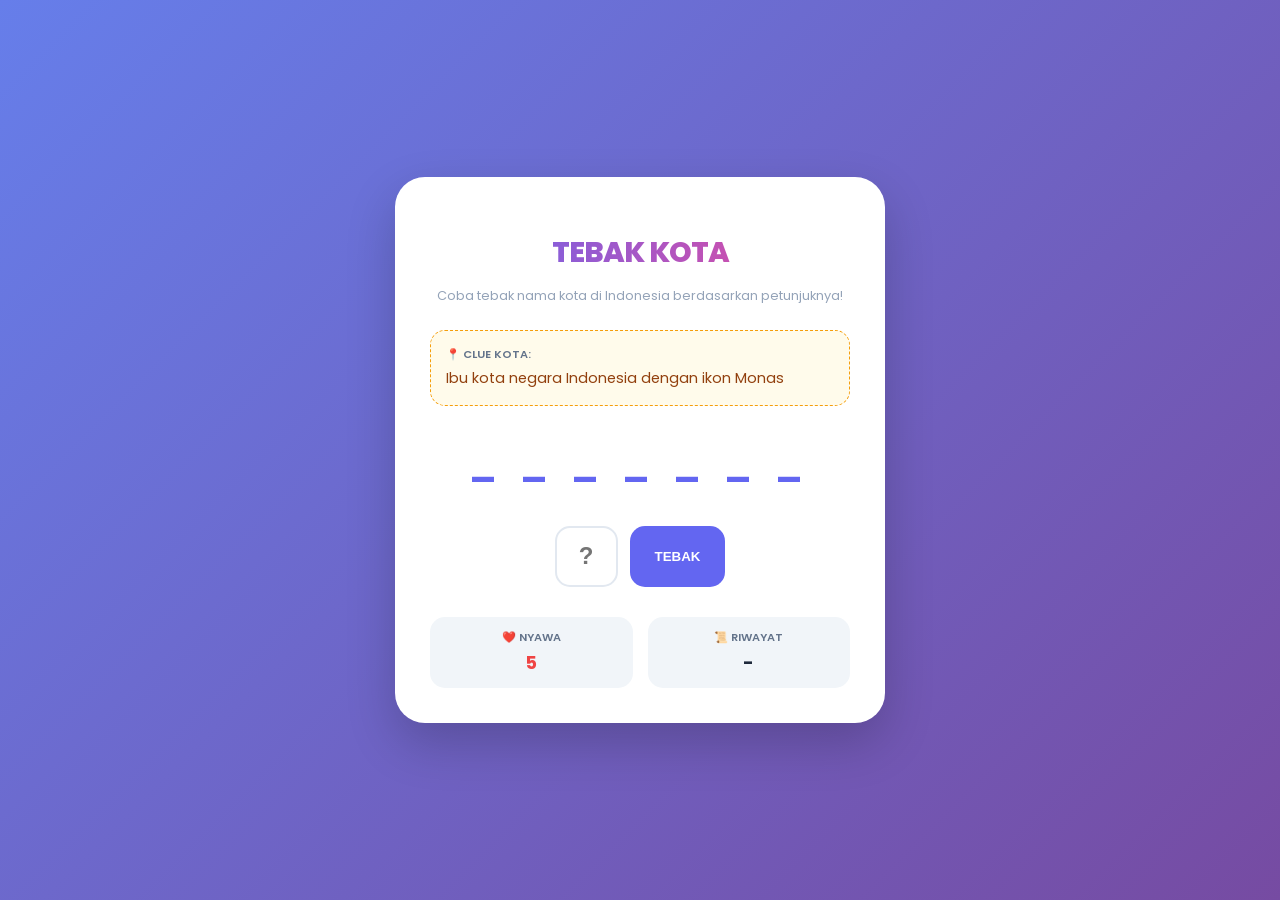
<file: GameTebakKata_Kelompok6/index.html>
<!DOCTYPE html>
<html lang="id">
<head>
    <meta charset="UTF-8">
    <meta name="viewport" content="width=device-width, initial-scale=1.0">
    <title>Tebak Kota Indonesia - PPLG</title>
    
    <!-- CSS Internal -->
    <style>
        @import url('https://fonts.googleapis.com/css2?family=Poppins:wght@300;400;600;800&display=swap');

        :root {
            --primary: #6366f1;
            --secondary: #ec4899;
            --accent: #f59e0b;
            --bg: #f8fafc;
            --text: #1e293b;
            --white: #ffffff;
        }

        body {
            font-family: 'Poppins', sans-serif;
            background: linear-gradient(135deg, #667eea 0%, #764ba2 100%);
            margin: 0;
            display: flex;
            justify-content: center;
            align-items: center;
            min-height: 100vh;
            color: var(--text);
        }

        .game-container {
            background: var(--white);
            width: 90%;
            max-width: 420px;
            padding: 35px;
            border-radius: 30px;
            box-shadow: 0 20px 50px rgba(0, 0, 0, 0.2);
            text-align: center;
        }

        h1 {
            font-weight: 800;
            font-size: 1.8rem;
            letter-spacing: -1px;
            margin-bottom: 5px;
            background: linear-gradient(to right, var(--primary), var(--secondary));
            -webkit-background-clip: text;
            -webkit-text-fill-color: transparent;
        }

        .sub-title {
            font-size: 0.8rem;
            color: #94a3b8;
            margin-bottom: 25px;
        }

        .hint-box {
            background: #fffbeb;
            border: 1px dashed var(--accent);
            padding: 15px;
            border-radius: 15px;
            margin-bottom: 25px;
            text-align: left;
        }

        .hint-box p {
            margin: 5px 0 0 0;
            font-size: 0.9rem;
            color: #92400e;
            line-height: 1.5;
        }

        .kata-container {
            font-size: 2.2rem;
            font-weight: 700;
            letter-spacing: 8px;
            margin: 30px 0;
            color: var(--primary);
            min-height: 60px;
        }

        .input-section {
            display: flex;
            gap: 12px;
            justify-content: center;
            margin-bottom: 30px;
        }

        input {
            width: 55px;
            height: 55px;
            font-size: 1.5rem;
            font-weight: 600;
            text-align: center;
            text-transform: uppercase;
            border: 2px solid #e2e8f0;
            border-radius: 15px;
            outline: none;
            transition: all 0.2s;
        }

        input:focus {
            border-color: var(--primary);
            box-shadow: 0 0 0 4px rgba(99, 102, 241, 0.1);
        }

        button {
            padding: 0 25px;
            background: var(--primary);
            color: white;
            border: none;
            border-radius: 15px;
            font-weight: 600;
            cursor: pointer;
            transition: all 0.3s;
        }

        button:hover {
            background: #4f46e5;
            transform: translateY(-2px);
        }

        .stats-grid {
            display: grid;
            grid-template-columns: 1fr 1fr;
            gap: 15px;
        }

        .stat-box {
            background: #f1f5f9;
            padding: 12px;
            border-radius: 15px;
        }

        .stat-label {
            display: block;
            font-size: 0.7rem;
            font-weight: 600;
            text-transform: uppercase;
            color: #64748b;
            margin-bottom: 4px;
        }

        .stat-value {
            font-weight: 700;
            font-size: 1.1rem;
        }

        #sisa-kesempatan {
            color: #ef4444;
        }

        .modal {
            display: none;
            position: fixed;
            inset: 0;
            background: rgba(15, 23, 42, 0.7);
            backdrop-filter: blur(10px);
            justify-content: center;
            align-items: center;
            z-index: 100;
        }

        .modal-content {
            background: white;
            padding: 40px;
            border-radius: 25px;
            text-align: center;
            width: 85%;
            max-width: 320px;
            box-shadow: 0 25px 50px -12px rgba(0, 0, 0, 0.5);
        }
    </style>
</head>
<body>

    <div class="game-container">
        <h1>TEBAK KOTA</h1>
        <p class="sub-title">Coba tebak nama kota di Indonesia berdasarkan petunjuknya!</p>

        <div class="hint-box">
            <span class="stat-label">📍 Clue Kota:</span>
            <p id="hint-text">Mencari petunjuk untukmu...</p>
        </div>

        <div id="display-kata" class="kata-container"></div>
        
        <div class="input-section">
            <input type="text" id="input-huruf" maxlength="1" placeholder="?" autocomplete="off">
            <button onclick="tebakHuruf()" id="btn-tebak">TEBAK</button>
        </div>

        <div class="stats-grid">
            <div class="stat-box">
                <span class="stat-label">❤️ Nyawa</span>
                <span id="sisa-kesempatan" class="stat-value">5</span>
            </div>
            <div class="stat-box">
                <span class="stat-label">📜 Riwayat</span>
                <div id="riwayat" class="stat-value">-</div>
            </div>
        </div>
    </div>

    <div id="modal-pesan" class="modal">
        <div class="modal-content">
            <h2 id="judul-modal">Info Game</h2>
            <p id="teks-modal"></p>
            <button onclick="tutupModal()" style="width: 100%; margin-top: 15px; background: #0ea5e9; color: white; border: none; padding: 10px; border-radius: 10px; cursor: pointer;">MAIN LAGI</button>
        </div>
    </div>

    <!-- JavaScript Internal -->
    <script>
        const daftarKota = [
            { nama: "BANJARNEGARA", clue: "Kota yang terkenal dengan minuman Dawet Ayu-nya" },
            { nama: "WONOSOBO", clue: "Kota dingin di kaki gunung Dieng" },
            { nama: "YOGYAKARTA", clue: "Kota pelajar yang terkenal dengan Jalan Malioboro" },
            { nama: "BANDUNG", clue: "Ibu kota Jawa Barat yang dijuluki Kota Kembang" },
            { nama: "JAKARTA", clue: "Ibu kota negara Indonesia dengan ikon Monas" },
            { nama: "SURABAYA", clue: "Kota pahlawan dengan lambang Ikan Sura dan Buaya" }
        ];

        let pilihanSaatIni = {};
        let arrayJawaban = [];
        let kesempatan = 5;
        let riwayatHuruf = [];

        function mulaiGame() {
            pilihanSaatIni = daftarKota[Math.floor(Math.random() * daftarKota.length)];
            const kata = pilihanSaatIni.nama;
            arrayJawaban = Array(kata.length).fill("_");
            kesempatan = 5;
            riwayatHuruf = [];
            document.getElementById("hint-text").innerText = pilihanSaatIni.clue;
            updateTampilan();
        }

        function updateTampilan() {
            document.getElementById("display-kata").innerText = arrayJawaban.join(" ");
            document.getElementById("sisa-kesempatan").innerText = kesempatan;
            document.getElementById("riwayat").innerText = riwayatHuruf.length > 0 ? riwayatHuruf.join(", ") : "-";
        }

        function tebakHuruf() {
            const input = document.getElementById("input-huruf");
            const huruf = input.value.toUpperCase();
            input.value = "";

            if (!huruf || riwayatHuruf.includes(huruf)) return;

            riwayatHuruf.push(huruf);

            if (pilihanSaatIni.nama.includes(huruf)) {
                // Proses perulangan (looping) untuk mengecek setiap huruf
                for (let i = 0; i < pilihanSaatIni.nama.length; i++) {
                    if (pilihanSaatIni.nama[i] === huruf) {
                        arrayJawaban[i] = huruf;
                    }
                }
            } else {
                kesempatan--;
            }

            cekStatus();
            updateTampilan();
        }

        function cekStatus() {
            if (!arrayJawaban.includes("_")) {
                tampilkanModal("ANDA MENANG! 🎉", "Benar, kotanya adalah " + pilihanSaatIni.nama);
                mulaiGame();
            } else if (kesempatan <= 0) {
                tampilkanModal("GAME OVER 💀", "Kotanya adalah: " + pilihanSaatIni.nama);
                mulaiGame();
            }
        }

        function tampilkanModal(judul, pesan) {
            document.getElementById("judul-modal").innerText = judul;
            document.getElementById("teks-modal").innerText = pesan;
            document.getElementById("modal-pesan").style.display = "flex";
        }

        function tutupModal() {
            document.getElementById("modal-pesan").style.display = "none";
        }

        // Inisialisasi awal
        mulaiGame();
    </script>
</body>
</html>
</file>
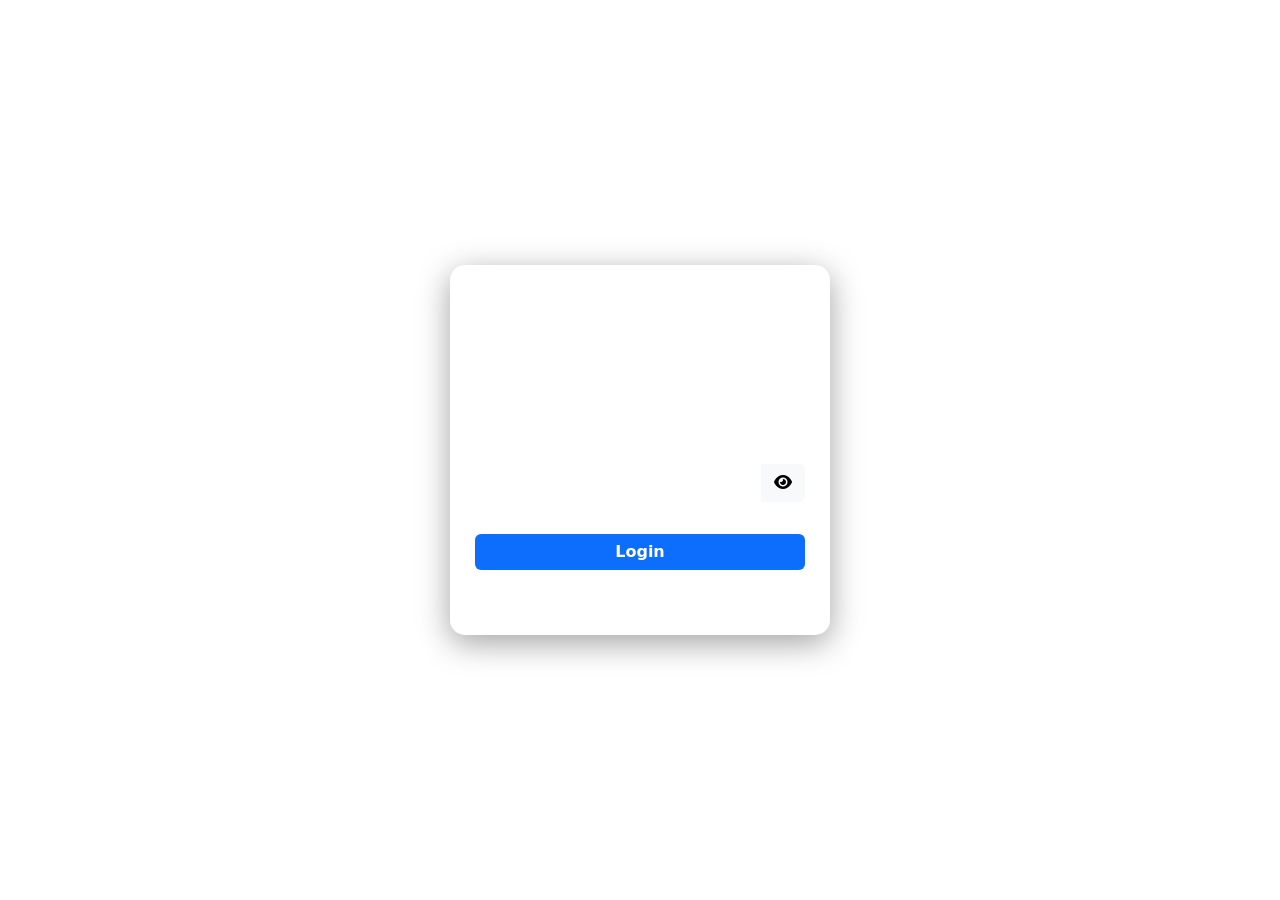
<file: HalamanLogin/index.html>
<!DOCTYPE html>
<html lang="id">
<head>
    <meta charset="UTF-8">
    <meta name="viewport" content="width=device-width, initial-scale=1.0">
    <title>Login Page - Faizandhaa</title>
    <link href="https://cdn.jsdelivr.net/npm/bootstrap@5.3.0/dist/css/bootstrap.min.css" rel="stylesheet">
    <link rel="stylesheet" href="https://cdnjs.cloudflare.com/ajax/libs/font-awesome/6.4.0/css/all.min.css">
    <link rel="stylesheet" href="style.css">
</head>
<body>

    <div class="bg-image"></div>
    
    <div class="container d-flex justify-content-center align-items-center vh-100">
        <div class="login-card p-4">
            <h3 class="text-center text-white mb-4">Login</h3>
            <form id="authForm">
                <div class="mb-3">
                    <label class="form-label text-white small">Username</label>
                    <input type="text" id="userInput" class="form-control" placeholder="Masukkan Username" required autocomplete="off">
                </div>
                <div class="mb-3">
                    <label class="form-label text-white small">Password</label>
                    <div class="input-group">
                        <input type="password" id="passInput" class="form-control" placeholder="Masukkan Password" required>
                        <button class="btn btn-light" type="button" id="toggleBtn">
                            <i class="fas fa-eye"></i>
                        </button>
                    </div>
                </div>
                <button type="submit" id="submitBtn" class="btn btn-primary w-100 mt-3">Login</button>
            </form>
            
            <div class="text-center mt-3">
                <a href="#" class="text-white-50 x-small" style="text-decoration: none; font-size: 0.8rem;">Forgot Password?</a>
            </div>
        </div>
    </div>

    <script src="script.js"></script>
</body>
</html>
</file>
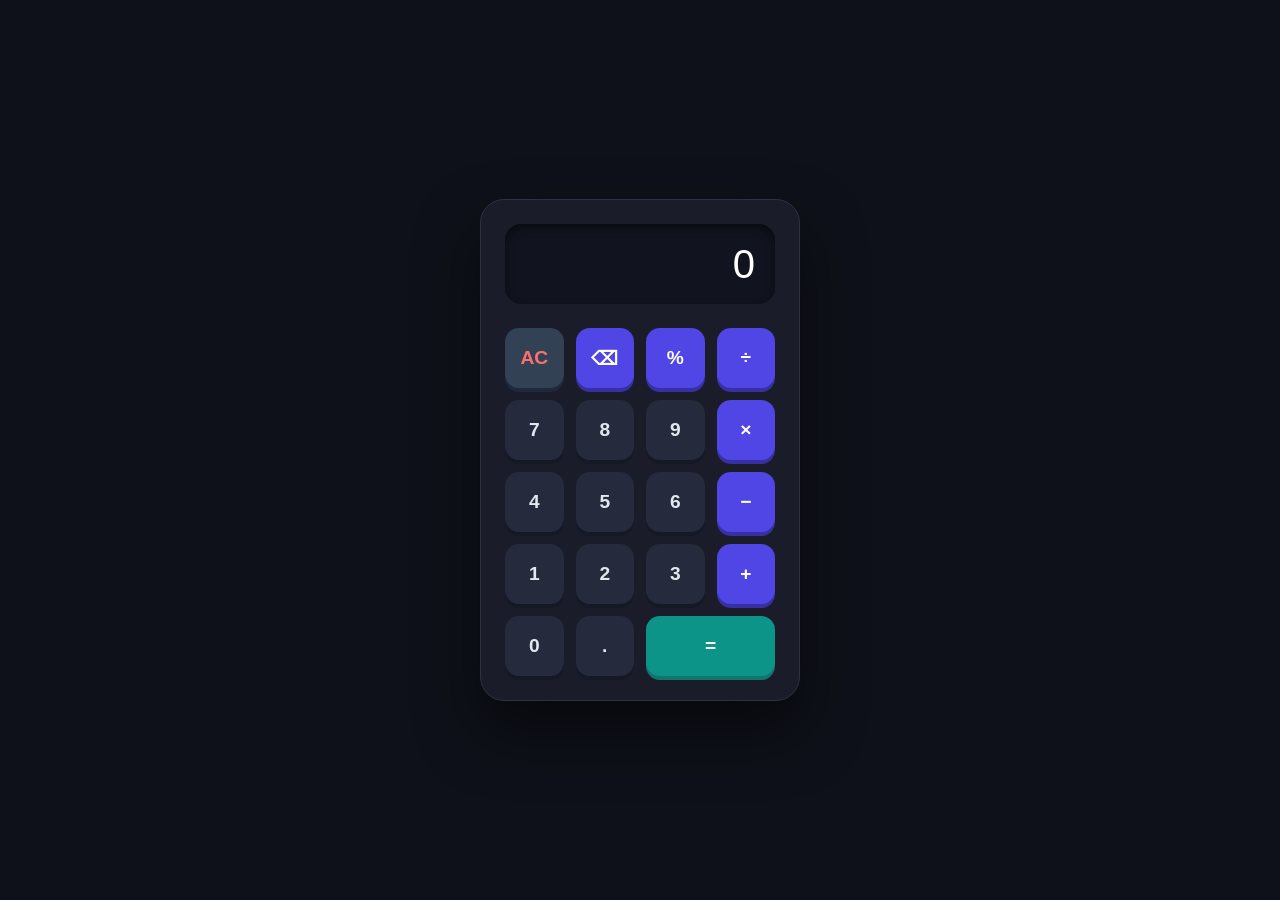
<file: Kalkulator/index.html>
<!DOCTYPE html>
<html lang="id">
<head>
    <meta charset="UTF-8">
    <meta name="viewport" content="width=device-width, initial-scale=1.0">
    <title>Dark Premium Calculator</title>
    <style>
        * {
            box-sizing: border-box;
            margin: 0;
            padding: 0;
            font-family: 'Inter', -apple-system, sans-serif;
        }

        body { 
            background: #0f111a; 
            display: flex; 
            justify-content: center; 
            align-items: center; 
            height: 100vh; 
        }

        .calc { 
            background: #1a1d29; 
            padding: 24px; 
            border-radius: 24px; 
            box-shadow: 0 30px 60px rgba(0,0,0,0.5); 
            width: 320px;
            border: 1px solid #2d3142;
        }

        #display { 
            width: 100%; 
            height: 80px; 
            background: #11141f; 
            color: #ffffff; 
            border: none; 
            border-radius: 16px; 
            margin-bottom: 24px; 
            text-align: right; 
            padding: 15px 20px; 
            font-size: 2.5rem; 
            outline: none;
            box-shadow: inset 0 4px 10px rgba(0,0,0,0.5);
            font-weight: 300;
        }

        .grid { 
            display: grid; 
            grid-template-columns: repeat(4, 1fr); 
            gap: 12px; 
        }

        button { 
            height: 60px;
            border: none; 
            border-radius: 14px; 
            font-size: 1.2rem; 
            font-weight: 600;
            cursor: pointer; 
            background: #252a3d; 
            color: #e2e8f0; 
            transition: all 0.2s cubic-bezier(0.4, 0, 0.2, 1);
            box-shadow: 0 4px 0 #151926; /* Efek ketebalan tombol */
        }

        button:hover { 
            background: #2d344d; 
            transform: translateY(-2px);
            box-shadow: 0 6px 0 #151926;
        }

        button:active { 
            transform: translateY(2px);
            box-shadow: 0 1px 0 #151926;
        }

        /* Tombol Operator - Warna Indigo */
        .op { 
            background: #4f46e5; 
            color: white; 
            box-shadow: 0 4px 0 #3730a3;
        }
        .op:hover { 
            background: #6366f1; 
            box-shadow: 0 6px 0 #3730a3;
        }

        /* Tombol AC - Warna Muted Red */
        .clear { 
            background: #334155; 
            color: #f87171; 
            box-shadow: 0 4px 0 #1e293b;
        }

        /* Tombol Equal - Warna Teal */
        .equal { 
            background: #0d9488; 
            color: white; 
            grid-column: span 2;
            box-shadow: 0 4px 0 #0f766e;
        }
        .equal:hover { 
            background: #14b8a6; 
            box-shadow: 0 6px 0 #0f766e;
        }

        .zero { grid-column: span 1; }
    </style>
</head>
<body>

    <div class="calc">
        <input type="text" id="display" value="0" disabled>
        
        <div class="grid">
            <button class="clear" onclick="reset()">AC</button>
            <button class="op" onclick="hapus()">⌫</button>
            <button class="op" onclick="input('%')">%</button>
            <button class="op" onclick="input('/')">÷</button>
            
            <button onclick="input('7')">7</button>
            <button onclick="input('8')">8</button>
            <button onclick="input('9')">9</button>
            <button class="op" onclick="input('*')">×</button>
            
            <button onclick="input('4')">4</button>
            <button onclick="input('5')">5</button>
            <button onclick="input('6')">6</button>
            <button class="op" onclick="input('-')">−</button>
            
            <button onclick="input('1')">1</button>
            <button onclick="input('2')">2</button>
            <button onclick="input('3')">3</button>
            <button class="op" onclick="input('+')">+</button>
            
            <button onclick="input('0')">0</button>
            <button onclick="input('.')">.</button>
            <button class="equal" onclick="hitung()">=</button>
        </div>
    </div>

    <script>
        let layar = document.getElementById('display');

        function input(nilai) {
            if (layar.value === '0' && nilai !== '.') {
                layar.value = nilai;
            } else {
                layar.value += nilai;
            }
        }

        function reset() {
            layar.value = '0';
        }

        function hapus() {
            if (layar.value.length === 1 || layar.value === 'Error') {
                layar.value = '0';
            } else {
                layar.value = layar.value.slice(0, -1);
            }
        }

        function hitung() {
            try {
                let ekspresi = layar.value.replace('÷', '/').replace('×', '*').replace('−', '-');
                layar.value = eval(ekspresi);
            } catch (err) {
                layar.value = "Error";
                setTimeout(reset, 1500);
            }
        }
    </script>
</body>
</html>
</file>
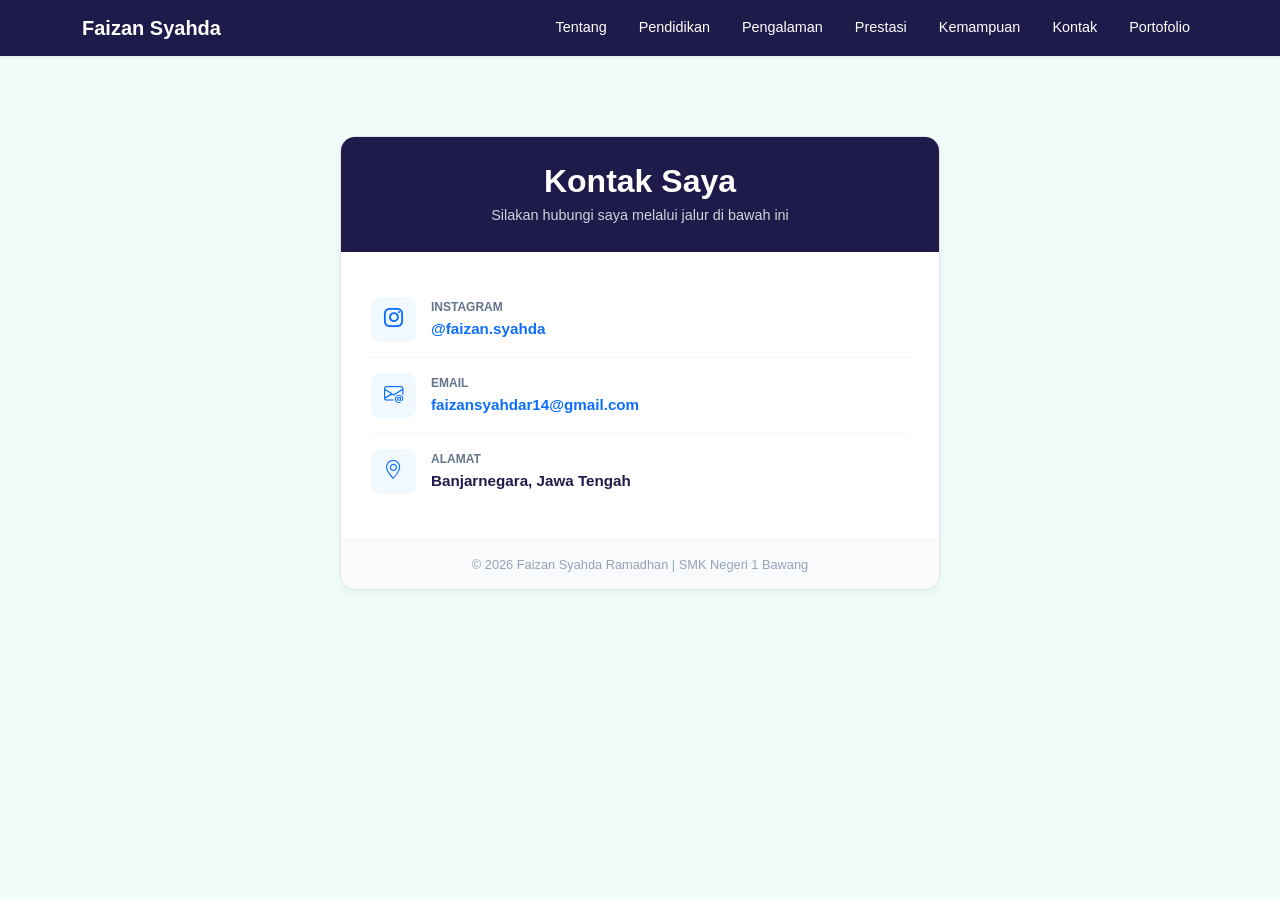
<file: kontak.html>
<!DOCTYPE html>
<html lang="id">
<head>
    <meta charset="UTF-8">
    <meta name="viewport" content="width=device-width, initial-scale=1.0">
    <title>Kontak - Faizan Syahda</title>
    <link rel="stylesheet" href="css/bootstrap.min.css">
    <link rel="stylesheet" href="https://cdn.jsdelivr.net/npm/bootstrap-icons@1.11.3/font/bootstrap-icons.min.css">
    <style>
        /* KUNCI: Agar navbar tidak geser saat pindah halaman */
        html { overflow-y: scroll; }
        
        body { background-color: #f0fdfa; font-family: 'Segoe UI', Tahoma, Geneva, Verdana, sans-serif; }

        /* Navbar Identik (Tanpa Efek Aktif/Tebal) */
        .navbar { 
            background-color: #1e1b4b !important; 
            position: sticky; 
            top: 0; 
            z-index: 1000; 
        }
        .nav-link { 
            color: white !important; 
            font-size: 0.9rem; 
            font-weight: normal !important; /* Memastikan teks tidak tebal */
        }
        .navbar-brand { color: white !important; font-weight: bold; }

        /* Styling Kotak Kontak */
        .contact-container {
            margin-top: 80px;
            margin-bottom: 50px;
        }

        .contact-card {
            background: white;
            border-radius: 15px;
            border: 1px solid #dee2e6;
            box-shadow: 0 4px 12px rgba(0,0,0,0.05);
            max-width: 600px;
            width: 100%;
            overflow: hidden;
        }

        .contact-header {
            background: #1e1b4b;
            color: white;
            padding: 25px;
            text-align: center;
        }

        .contact-header h2 { font-weight: 700; margin-bottom: 5px; }
        .contact-header p { font-size: 0.9rem; opacity: 0.8; margin: 0; }

        .contact-body { padding: 30px; }

        .contact-item {
            display: flex;
            align-items: center;
            padding: 15px 0;
            border-bottom: 1px solid #f1f5f9;
        }

        .contact-item:last-child { border-bottom: none; }

        .icon-box {
            width: 45px;
            height: 45px;
            background: #f0f9ff;
            color: #0d6efd;
            border-radius: 10px;
            display: flex;
            align-items: center;
            justify-content: center;
            font-size: 1.2rem;
            margin-right: 15px;
        }

        .info-label {
            font-size: 0.75rem;
            font-weight: 700;
            color: #64748b;
            text-transform: uppercase;
            margin-bottom: 2px;
        }

        .info-value {
            font-size: 0.95rem;
            font-weight: 600;
            color: #1e1b4b;
            margin: 0;
        }

        .info-value a { text-decoration: none; color: #0d6efd; }
        .info-value a:hover { text-decoration: underline; }

        .contact-footer {
            background: #f8fafc;
            padding: 15px;
            text-align: center;
            font-size: 0.8rem;
            color: #94a3b8;
            border-top: 1px solid #f1f5f9;
        }
    </style>
</head>
<body>

    <nav class="navbar navbar-expand-lg shadow-sm">
        <div class="container">
            <a class="navbar-brand" href="CV.html">Faizan Syahda</a>
            <div class="collapse navbar-collapse justify-content-end">
                <ul class="navbar-nav gap-3">
                    <li class="nav-item"><a class="nav-link" href="index.html">Tentang</a></li>
                    <li class="nav-item"><a class="nav-link" href="pendidikan.html">Pendidikan</a></li>
                    <li class="nav-item"><a class="nav-link" href="pengalaman.html">Pengalaman</a></li>
                    <li class="nav-item"><a class="nav-link" href="prestasi.html">Prestasi</a></li>
                    <li class="nav-item"><a class="nav-link" href="kemampuan.html">Kemampuan</a></li>
                    <li class="nav-item"><a class="nav-link" href="kontak.html">Kontak</a></li>
                    <li class="nav-item"><a class="nav-link" href="portofolio.html">Portofolio</a></li>
                </ul>
            </div>
        </div>
    </nav>

    <div class="container d-flex justify-content-center contact-container">
        <div class="contact-card">
            <div class="contact-header">
                <h2>Kontak Saya</h2>
                <p>Silakan hubungi saya melalui jalur di bawah ini</p>
            </div>
            
            <div class="contact-body">
                <div class="contact-item">
                    <div class="icon-box"><i class="bi bi-instagram"></i></div>
                    <div>
                        <p class="info-label">Instagram</p>
                        <p class="info-value"><a href="https://www.instagram.com/faizanhdaa?igsh=MXZnODFlbWhmMGsxcQ==" target="_blank">@faizan.syahda</a></p>
                    </div>
                </div>

                <div class="contact-item">
                    <div class="icon-box"><i class="bi bi-envelope-at"></i></div>
                    <div>
                        <p class="info-label">Email</p>
                        <p class="info-value"><a href="mailto:faizansyahdar14@gmail.com">faizansyahdar14@gmail.com</a></p>
                    </div>
                </div>

                <div class="contact-item">
                    <div class="icon-box"><i class="bi bi-geo-alt"></i></div>
                    <div>
                        <p class="info-label">Alamat</p>
                        <p class="info-value">Banjarnegara, Jawa Tengah</p>
                    </div>
                </div>
            </div>

            <div class="contact-footer">
                © 2026 Faizan Syahda Ramadhan | SMK Negeri 1 Bawang
            </div>
        </div>
    </div>

</body>
</html>
</file>
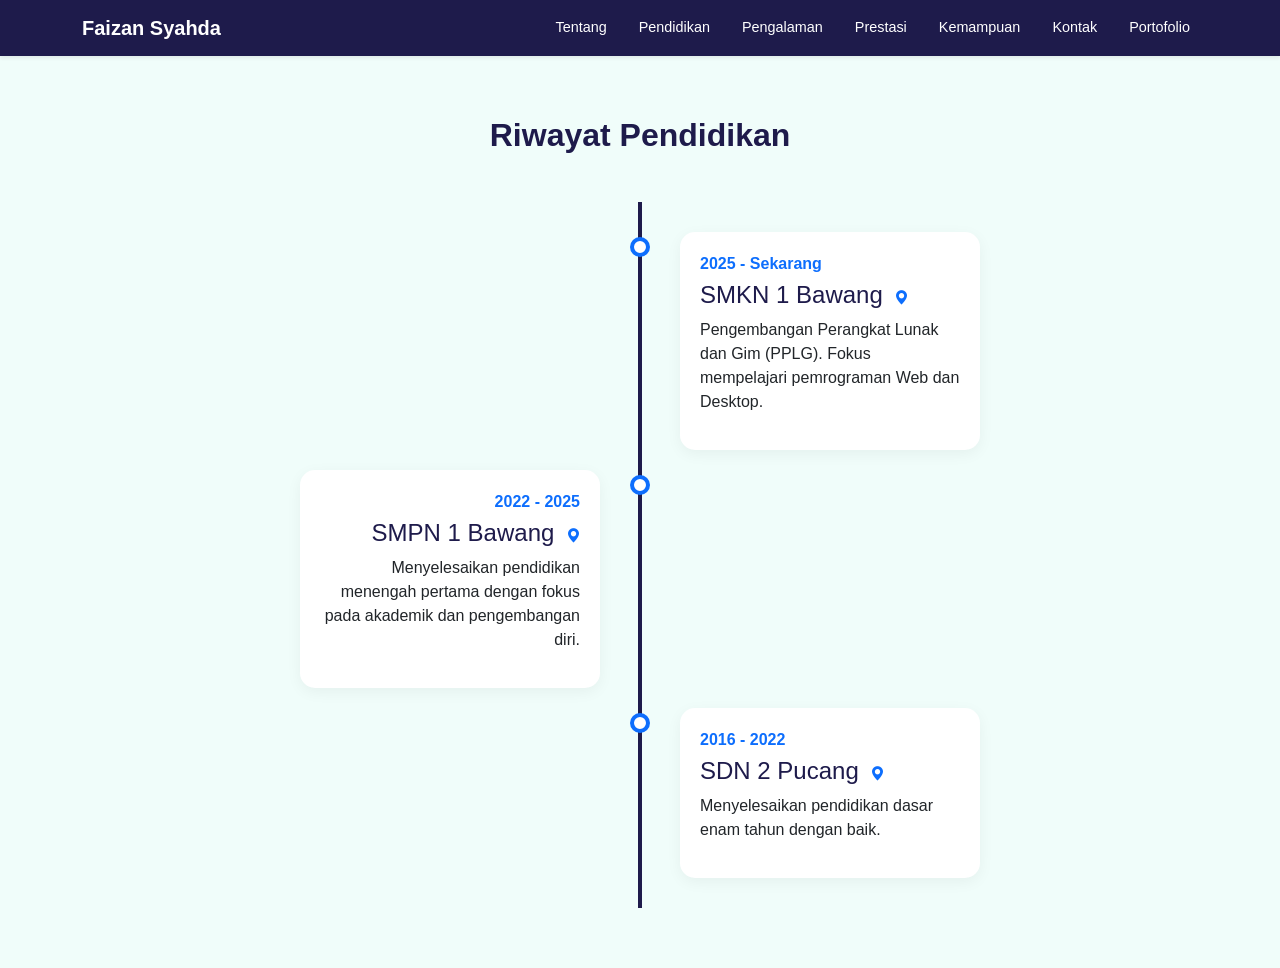
<file: pendidikan.html>
<!DOCTYPE html>
<html lang="id">
<head>
    <meta charset="UTF-8">
    <meta name="viewport" content="width=device-width, initial-scale=1.0">
    <title>Pendidikan - Faizan Syahda</title>
    <link rel="stylesheet" href="css/bootstrap.min.css">
    <link rel="stylesheet" href="https://cdn.jsdelivr.net/npm/bootstrap-icons@1.11.3/font/bootstrap-icons.min.css">
    <style>
        html { overflow-y: scroll; }
        body { background-color: #f0fdfa; font-family: 'Segoe UI', Tahoma, Geneva, Verdana, sans-serif; }

        /* Navbar Identik (Polos, Putih, Tidak Tebal) */
        .navbar { 
            background-color: #1e1b4b !important; 
            position: sticky; 
            top: 0; 
            z-index: 1000; 
        }
        .nav-link { 
            color: white !important; 
            font-size: 0.9rem; 
            font-weight: normal !important; 
            outline: none !important;
        }

        /* Menghilangkan penanda aktif agar tidak tebal/biru */
        .nav-link.active-page { 
            font-weight: normal !important; 
            color: white !important; 
        }

        .navbar-brand { color: white !important; font-weight: bold; }

        /* GAYA TIMELINE PENDIDIKAN */
        .education-section { padding: 60px 0; }
        .timeline {
            position: relative;
            max-width: 800px;
            margin: 0 auto;
            padding: 20px;
        }
        .timeline::after {
            content: '';
            position: absolute;
            width: 4px;
            background-color: #1e1b4b;
            top: 0;
            bottom: 0;
            left: 50%;
            margin-left: -2px;
        }
        .timeline-item {
            padding: 10px 40px;
            position: relative;
            background-color: inherit;
            width: 50%;
        }
        .timeline-item::after {
            content: '';
            position: absolute;
            width: 20px;
            height: 20px;
            right: -10px;
            background-color: white;
            border: 4px solid #0d6efd;
            top: 15px;
            border-radius: 50%;
            z-index: 1;
        }
        .left { left: 0; text-align: right; }
        .right { left: 50%; text-align: left; }
        .right::after { left: -10px; }

        .content {
            padding: 20px;
            background-color: white;
            position: relative;
            border-radius: 15px;
            box-shadow: 0 4px 15px rgba(0,0,0,0.05);
        }

        .maps-link {
            text-decoration: none;
            color: #1e1b4b;
            display: inline-block;
            transition: 0.3s;
        }
        .maps-link:hover {
            color: #0d6efd;
            transform: scale(1.02);
        }
        .maps-link i {
            font-size: 0.9rem;
            margin-left: 5px;
            color: #0d6efd; /* Diubah ke biru agar terlihat bisa diklik */
        }

        .year {
            font-weight: bold;
            color: #0d6efd;
            display: block;
            margin-bottom: 5px;
        }

        @media screen and (max-width: 600px) {
            .timeline::after { left: 31px; }
            .timeline-item { width: 100%; padding-left: 70px; padding-right: 25px; text-align: left; }
            .timeline-item::after { left: 21px; }
            .right { left: 0%; }
        }
    </style>
</head>
<body>

    <nav class="navbar navbar-expand-lg shadow-sm">
        <div class="container">
            <a class="navbar-brand" href="CV.html">Faizan Syahda</a>
            <div class="collapse navbar-collapse justify-content-end">
                <ul class="navbar-nav gap-3">
                    <li class="nav-item"><a class="nav-link" href="index.html">Tentang</a></li>
                    <li class="nav-item"><a class="nav-link" href="pendidikan.html">Pendidikan</a></li>
                    <li class="nav-item"><a class="nav-link" href="pengalaman.html">Pengalaman</a></li>
                    <li class="nav-item"><a class="nav-link" href="prestasi.html">Prestasi</a></li>
                    <li class="nav-item"><a class="nav-link" href="kemampuan.html">Kemampuan</a></li>
                    <li class="nav-item"><a class="nav-link" href="kontak.html">Kontak</a></li>
                    <li class="nav-item"><a class="nav-link" href="portofolio.html">Portofolio</a></li>
                </ul>
            </div>
        </div>
    </nav>

    <section class="education-section">
        <div class="container">
            <h2 class="text-center mb-5" style="color: #1e1b4b; font-weight: 800;">Riwayat Pendidikan</h2>
            
            <div class="timeline">
                <div class="timeline-item right">
                    <div class="content">
                        <span class="year">2025 - Sekarang</span>
                        <a href="https://maps.app.goo.gl/UBhPDNRTVLeqjD6Y7" target="_blank" class="maps-link">
                            <h4>SMKN 1 Bawang <i class="bi bi-geo-alt-fill"></i></h4>
                        </a>
                        <p>Pengembangan Perangkat Lunak dan Gim (PPLG). Fokus mempelajari pemrograman Web dan Desktop.</p>
                    </div>
                </div>

                <div class="timeline-item left">
                    <div class="content">
                        <span class="year">2022 - 2025</span>
                        <a href="https://maps.app.goo.gl/QPr9KsAFkqk4wvVS6" target="_blank" class="maps-link">
                            <h4>SMPN 1 Bawang <i class="bi bi-geo-alt-fill"></i></h4>
                        </a>
                        <p>Menyelesaikan pendidikan menengah pertama dengan fokus pada akademik dan pengembangan diri.</p>
                    </div>
                </div>

                <div class="timeline-item right">
                    <div class="content">
                        <span class="year">2016 - 2022</span>
                        <a href="https://maps.app.goo.gl/SvSQyySYFa6Rgt337" target="_blank" class="maps-link">
                            <h4>SDN 2 Pucang <i class="bi bi-geo-alt-fill"></i></h4>
                        </a>
                        <p>Menyelesaikan pendidikan dasar enam tahun dengan baik.</p>
                    </div>
                </div>
            </div>

        </div>
    </section>

</body>
</html>
</file>
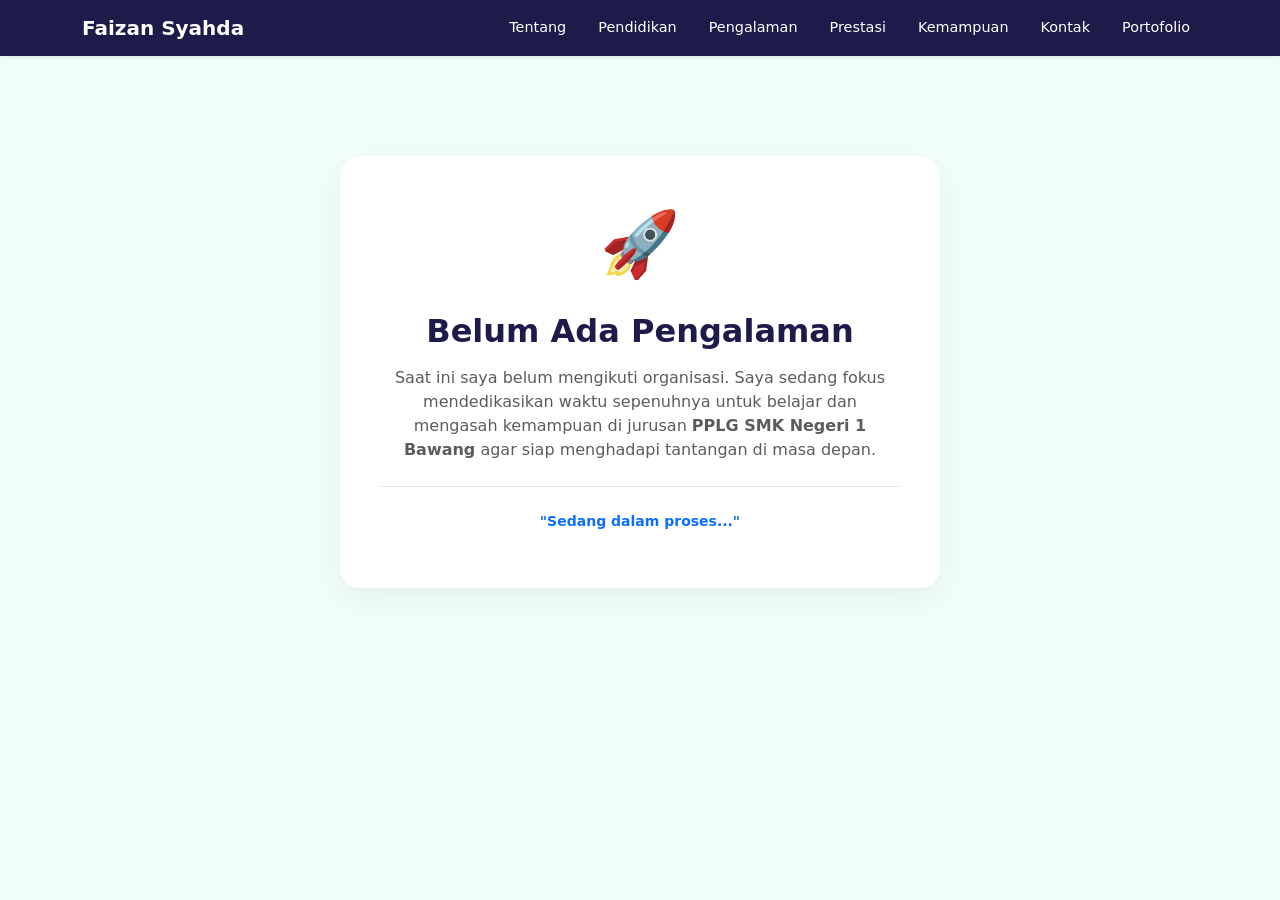
<file: pengalaman.html>
<!DOCTYPE html>
<html lang="id">
<head>
    <meta charset="UTF-8">
    <meta name="viewport" content="width=device-width, initial-scale=1.0">
    <title>Pengalaman - Faizan Syahda</title>
    <link rel="stylesheet" href="css/bootstrap.min.css">
    <style>
        html { overflow-y: scroll; }
        body { background-color: #f0fdfa; }
        .navbar { background-color: #1e1b4b !important; position: sticky; top: 0; z-index: 1000; }
        .nav-link { color: white !important; font-size: 0.9rem; }
        .navbar-brand { color: white !important; font-weight: bold; }

        /* Gaya Tampilan Kosong tapi Estetik */
        .empty-state {
            padding: 100px 20px;
            text-align: center;
        }
        .empty-icon {
            font-size: 4rem;
            margin-bottom: 20px;
            display: block;
        }
        .empty-card {
            background: white;
            padding: 40px;
            border-radius: 20px;
            box-shadow: 0 10px 30px rgba(0,0,0,0.05);
            max-width: 600px;
            margin: 0 auto;
        }
    </style>
</head>
<body>

    <nav class="navbar navbar-expand-lg shadow-sm">
        <div class="container">
            <a class="navbar-brand" href="CV.html">Faizan Syahda</a>
            <div class="collapse navbar-collapse justify-content-end">
                <ul class="navbar-nav gap-3">
                    <li class="nav-item"><a class="nav-link" href="index.html">Tentang</a></li>
                    <li class="nav-item"><a class="nav-link" href="pendidikan.html">Pendidikan</a></li>
                    <li class="nav-item"><a class="nav-link active-page" href="pengalaman.html">Pengalaman</a></li>
                    <li class="nav-item"><a class="nav-link" href="prestasi.html">Prestasi</a></li>
                    <li class="nav-item"><a class="nav-link" href="kemampuan.html">Kemampuan</a></li>
                    <li class="nav-item"><a class="nav-link" href="kontak.html">Kontak</a></li>
                    <li class="nav-item"><a class="nav-link" href="portofolio.html">Portofolio</a></li>
                </ul>
            </div>
        </div>
    </nav>

    <div class="container empty-state">
        <div class="empty-card">
            <span class="empty-icon">🚀</span>
            <h2 style="color: #1e1b4b; font-weight: 800;">Belum Ada Pengalaman</h2>
            <p class="text-muted mt-3">
                Saat ini saya belum mengikuti organisasi. 
                Saya sedang fokus mendedikasikan waktu sepenuhnya untuk belajar dan mengasah kemampuan 
                di jurusan <strong>PPLG SMK Negeri 1 Bawang</strong> agar siap menghadapi tantangan di masa depan.
            </p>
            <hr class="my-4" style="opacity: 0.1;">
            <p class="small text-primary fw-bold">"Sedang dalam proses..."</p>
        </div>
    </div>

</body>
</html>
</file>
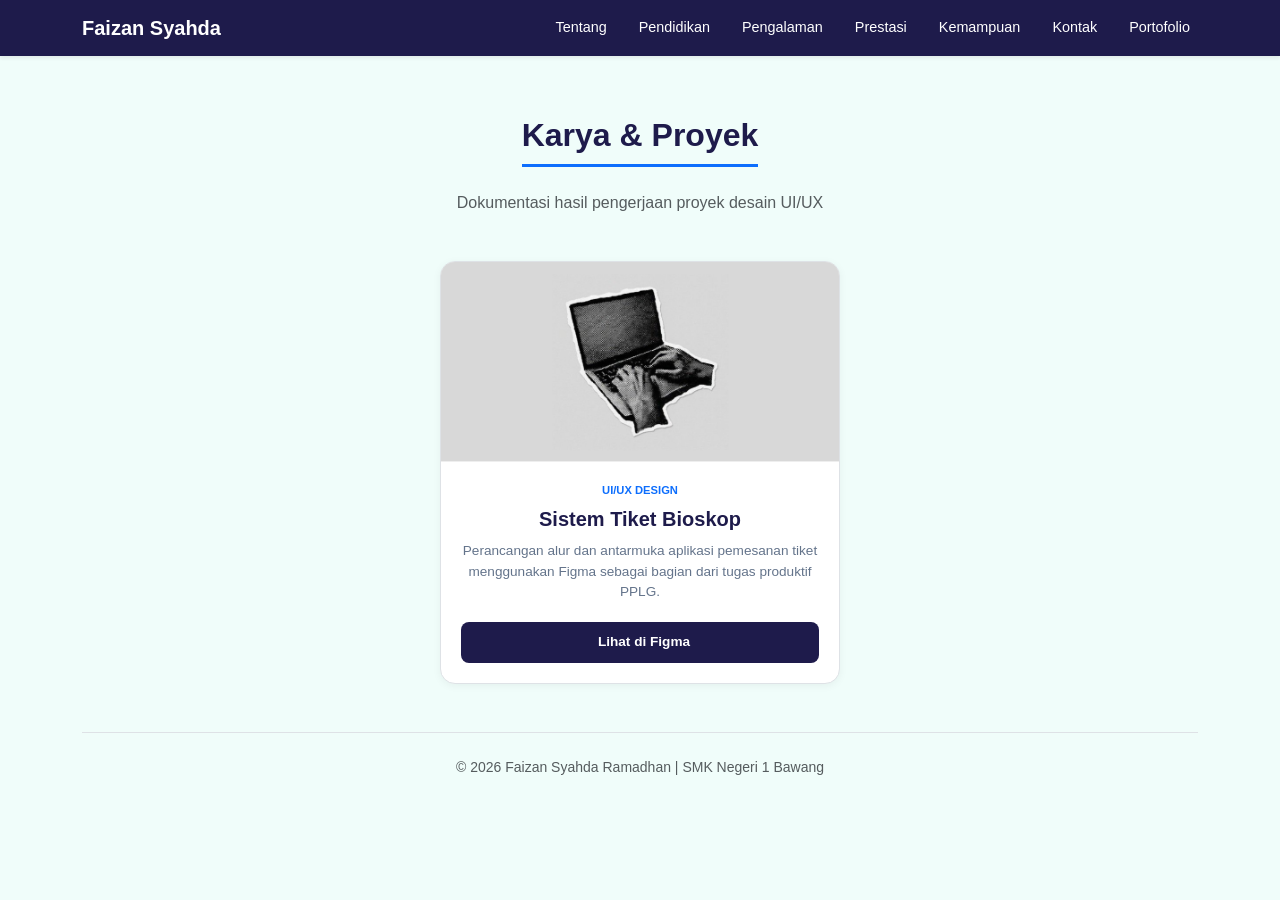
<file: portofolio.html>
<!DOCTYPE html>
<html lang="id">
<head>
    <meta charset="UTF-8">
    <meta name="viewport" content="width=device-width, initial-scale=1.0">
    <title>Portofolio - Faizan Syahda</title>
    <link rel="stylesheet" href="css/bootstrap.min.css">
    <link rel="stylesheet" href="https://cdn.jsdelivr.net/npm/bootstrap-icons@1.11.3/font/bootstrap-icons.min.css">
    <style>
        /* Sinkronisasi agar navbar tidak geser */
        html { overflow-y: scroll; }
        body { background-color: #f0fdfa; font-family: 'Segoe UI', Tahoma, Geneva, Verdana, sans-serif; }

        /* Navbar Identik - Tanpa penanda aktif (Normal) */
        .navbar { 
            background-color: #1e1b4b !important; 
            position: sticky; 
            top: 0; 
            z-index: 1000; 
        }
        .nav-link { 
            color: white !important; 
            font-size: 0.9rem; 
            font-weight: normal !important; /* Memastikan tidak tebal */
        }
        .navbar-brand { color: white !important; font-weight: bold; }

        .portfolio-header { padding: 60px 0 30px; text-align: center; }
        .section-title {
            color: #1e1b4b;
            font-weight: 800;
            display: inline-block;
            border-bottom: 3px solid #0d6efd;
            padding-bottom: 10px;
        }

        /* Card Project */
        .card-project {
            background: white;
            border-radius: 15px;
            border: 1px solid #dee2e6;
            box-shadow: 0 2px 8px rgba(0,0,0,0.05);
            height: 100%;
            display: flex;
            flex-direction: column;
            overflow: hidden;
            max-width: 400px; /* Dibatasi lebarnya karena cuma satu */
            margin: 0 auto; /* Tengah-tengah */
        }

        .project-preview {
            height: 200px;
            width: 100%;
            background-color: #f8fafc;
            overflow: hidden;
            display: flex;
            align-items: center;
            justify-content: center;
            border-bottom: 1px solid #eee;
        }

        .project-preview img {
            width: 100%;
            height: 100%;
            object-fit: cover;
            display: block;
        }

        .project-preview i {
            font-size: 4rem;
            color: #cbd5e1;
        }

        .card-body-project {
            padding: 20px;
            flex-grow: 1;
            display: flex;
            flex-direction: column;
        }

        .project-category {
            font-size: 0.7rem;
            font-weight: 700;
            color: #0d6efd;
            text-transform: uppercase;
            margin-bottom: 8px;
        }

        .project-title { color: #1e1b4b; font-weight: 700; margin-bottom: 10px; }
        .project-desc { color: #64748b; font-size: 0.85rem; margin-bottom: 20px; }

        .btn-view {
            background-color: #1e1b4b;
            color: white;
            border-radius: 8px;
            padding: 10px;
            font-size: 0.85rem;
            font-weight: 600;
            text-decoration: none;
            display: flex;
            align-items: center;
            justify-content: center;
            gap: 8px;
            margin-top: auto;
        }
    </style>
</head>
<body>

    <nav class="navbar navbar-expand-lg shadow-sm">
        <div class="container">
            <a class="navbar-brand" href="CV.html">Faizan Syahda</a>
            <div class="collapse navbar-collapse justify-content-end">
                <ul class="navbar-nav gap-3">
                    <li class="nav-item"><a class="nav-link" href="index.html">Tentang</a></li>
                    <li class="nav-item"><a class="nav-link" href="pendidikan.html">Pendidikan</a></li>
                    <li class="nav-item"><a class="nav-link" href="pengalaman.html">Pengalaman</a></li>
                    <li class="nav-item"><a class="nav-link" href="prestasi.html">Prestasi</a></li>
                    <li class="nav-item"><a class="nav-link" href="kemampuan.html">Kemampuan</a></li>
                    <li class="nav-item"><a class="nav-link" href="kontak.html">Kontak</a></li>
                    <li class="nav-item"><a class="nav-link" href="portofolio.html">Portofolio</a></li>
                </ul>
            </div>
        </div>
    </nav>

    <div class="container">
        <header class="portfolio-header">
            <h2 class="section-title">Karya & Proyek</h2>
            <p class="text-muted mt-3">Dokumentasi hasil pengerjaan proyek desain UI/UX</p>
        </header>

        <div class="row justify-content-center mb-5">
            <div class="col-md-6">
                <div class="card-project">
                    <div class="project-preview">
                        <img src="img/thumnail1.png" alt="Tiket Bioskop" onerror="this.style.display='none'; this.nextElementSibling.style.display='block';">
                        <i class="bi bi-ticket-perforated" style="display:none;"></i>
                    </div>
                    <div class="card-body-project text-center">
                        <span class="project-category">UI/UX Design</span>
                        <h5 class="project-title">Sistem Tiket Bioskop</h5>
                        <p class="project-desc">Perancangan alur dan antarmuka aplikasi pemesanan tiket menggunakan Figma sebagai bagian dari tugas produktif PPLG.</p>
                        <a href="https://karya.pplg.smkn1bawang.sch.id/karya/pembelian-tiket-bioskop-1770180124" class="btn-view" target="_blank">
                            <i class="bi bi-figma"></i> Lihat di Figma
                        </a>
                    </div>
                </div>
            </div>
        </div>

        <footer class="text-center py-4 text-muted small border-top">
            © 2026 Faizan Syahda Ramadhan | SMK Negeri 1 Bawang
        </footer>
    </div>

</body>
</html>
</file>
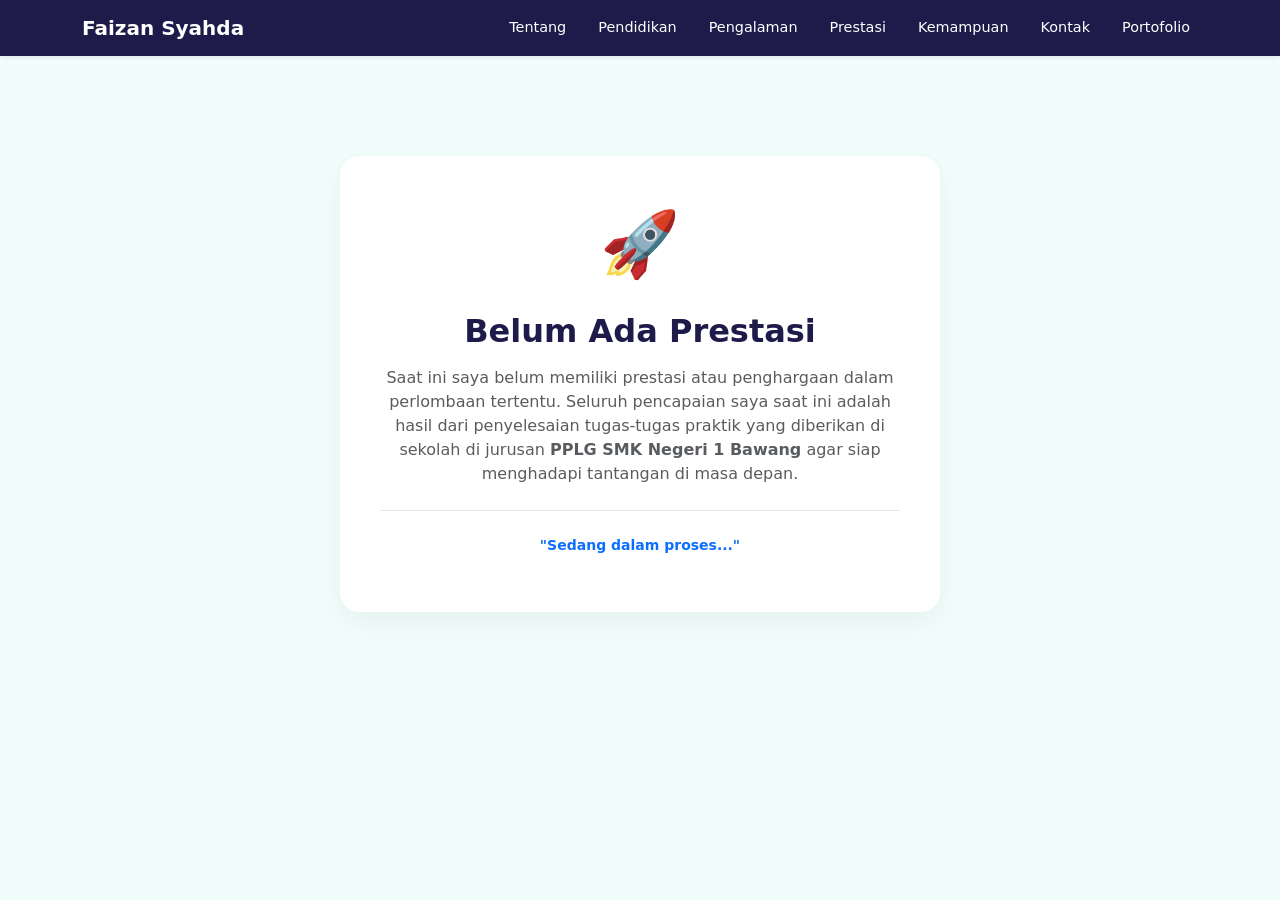
<file: prestasi.html>
<!DOCTYPE html>
<html lang="id">
<head>
    <meta charset="UTF-8">
    <meta name="viewport" content="width=device-width, initial-scale=1.0">
    <title>Pengalaman - Faizan Syahda</title>
    <link rel="stylesheet" href="css/bootstrap.min.css">
    <style>
        html { overflow-y: scroll; }
        body { background-color: #f0fdfa; }
        .navbar { background-color: #1e1b4b !important; position: sticky; top: 0; z-index: 1000; }
        .nav-link { color: white !important; font-size: 0.9rem; }
        .navbar-brand { color: white !important; font-weight: bold; }

        /* Gaya Tampilan Kosong tapi Estetik */
        .empty-state {
            padding: 100px 20px;
            text-align: center;
        }
        .empty-icon {
            font-size: 4rem;
            margin-bottom: 20px;
            display: block;
        }
        .empty-card {
            background: white;
            padding: 40px;
            border-radius: 20px;
            box-shadow: 0 10px 30px rgba(0,0,0,0.05);
            max-width: 600px;
            margin: 0 auto;
        }
    </style>
</head>
<body>

    <nav class="navbar navbar-expand-lg shadow-sm">
        <div class="container">
            <a class="navbar-brand" href="CV.html">Faizan Syahda</a>
            <div class="collapse navbar-collapse justify-content-end">
                <ul class="navbar-nav gap-3">
                    <li class="nav-item"><a class="nav-link" href="index.html">Tentang</a></li>
                    <li class="nav-item"><a class="nav-link" href="pendidikan.html">Pendidikan</a></li>
                    <li class="nav-item"><a class="nav-link" href="pengalaman.html">Pengalaman</a></li>
                    <li class="nav-item"><a class="nav-link active-page" href="prestasi.html">Prestasi</a></li>
                    <li class="nav-item"><a class="nav-link" href="kemampuan.html">Kemampuan</a></li>
                    <li class="nav-item"><a class="nav-link" href="kontak.html">Kontak</a></li>
                    <li class="nav-item"><a class="nav-link" href="portofolio.html">Portofolio</a></li>
                </ul>
            </div>
        </div>
    </nav>

    <div class="container empty-state">
        <div class="empty-card">
            <span class="empty-icon">🚀</span>
            <h2 style="color: #1e1b4b; font-weight: 800;">Belum Ada Prestasi</h2>
            <p class="text-muted mt-3">
                Saat ini saya belum memiliki prestasi atau penghargaan dalam perlombaan tertentu. Seluruh pencapaian saya saat ini adalah hasil dari penyelesaian tugas-tugas praktik yang diberikan di sekolah
                di jurusan <strong>PPLG SMK Negeri 1 Bawang</strong> agar siap menghadapi tantangan di masa depan.
            </p>
            <hr class="my-4" style="opacity: 0.1;">
            <p class="small text-primary fw-bold">"Sedang dalam proses..."</p>
        </div>
    </div>

</body>
</html>
</file>
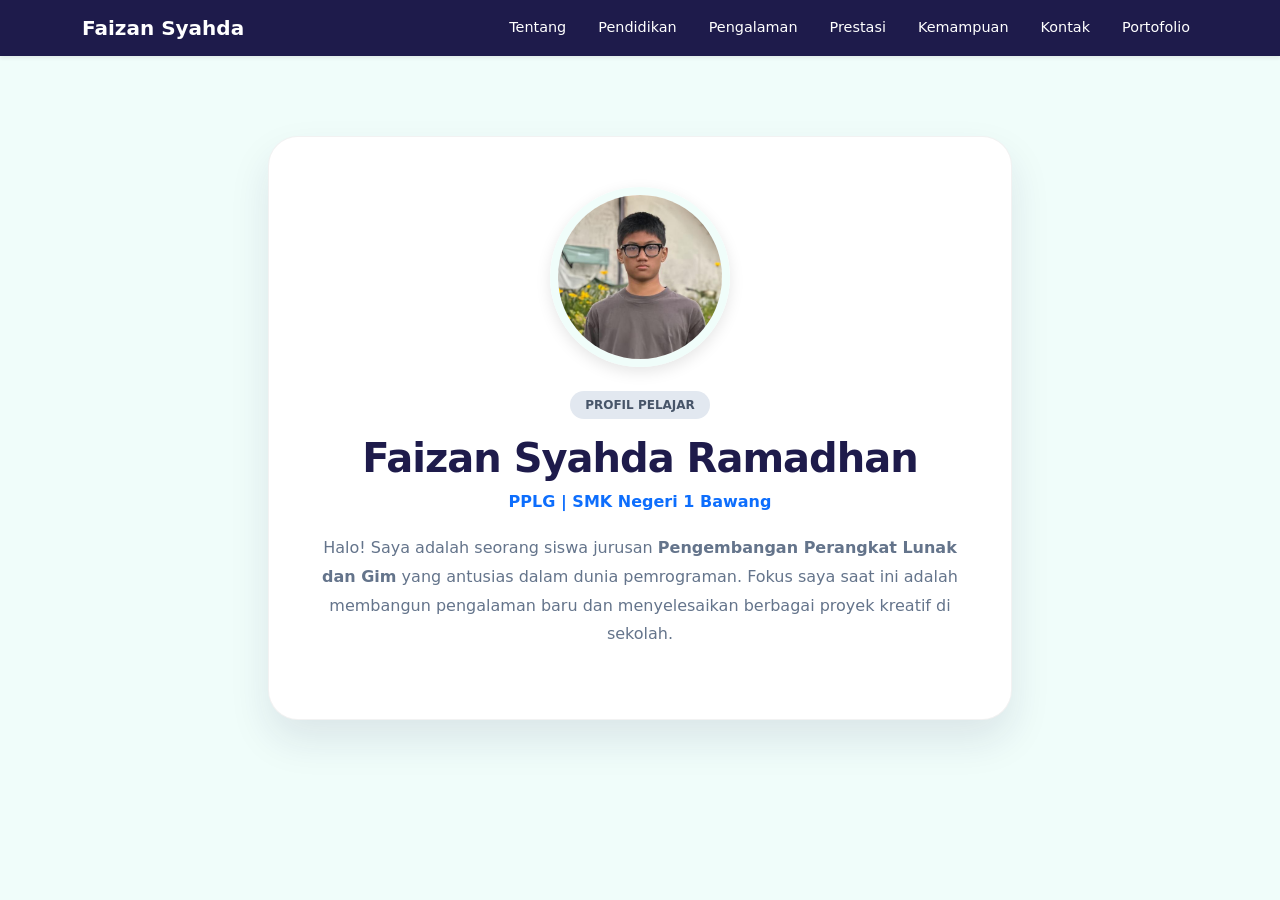
<file: tentang.html>
<!DOCTYPE html>
<html lang="id">
<head>
    <meta charset="UTF-8">
    <meta name="viewport" content="width=device-width, initial-scale=1.0">
    <title>Tentang - Faizan Syahda</title>
    <link rel="stylesheet" href="css/bootstrap.min.css">
    <style>
        html {
            overflow-y: scroll;
        }

        body { 
            background-color: #f0fdfa; /* Background biru muda */
            min-height: 100vh;
        }
        .navbar { 
            background-color: #1e1b4b !important; 
        }
        .nav-link { color: white !important; font-size: 0.9rem; }
        .navbar-brand { color: white !important; font-weight: bold; }

        /* KARTU PROFIL (Biar beda dari punya Laudza) */
        .profile-card {
            background: white;
            border-radius: 30px; /* Sudut kotak sangat tumpul */
            padding: 50px;
            margin-top: 80px;
            box-shadow: 0 20px 40px rgba(30, 27, 75, 0.1); /* Bayangan biru tua tipis */
            border: 1px solid rgba(0,0,0,0.05);
        }

        .img-container {
            position: relative;
            display: inline-block;
        }

        .foto-bulat {
            width: 180px;
            height: 180px;
            object-fit: cover;
            border-radius: 50%;
            border: 8px solid #f0fdfa; /* Ring sewarna background */
            box-shadow: 0 5px 15px rgba(0,0,0,0.1);
        }

        /* Label kecil di atas nama */
        .label-identitas {
            background: #e2e8f0;
            color: #475569;
            padding: 5px 15px;
            border-radius: 50px;
            font-size: 0.75rem;
            font-weight: bold;
            display: inline-block;
            margin-bottom: 15px;
        }

        .nama-faizan {
            color: #1e1b4b;
            font-weight: 800;
            letter-spacing: -1px;
        }

        .deskripsi-faizan {
            color: #64748b;
            line-height: 1.8;
            max-width: 700px;
            margin: 20px auto;
        }
    </style>
</head>
<body>

    <nav class="navbar navbar-expand-lg shadow-sm">
        <div class="container">
            <a class="navbar-brand" href="CV.html">Faizan Syahda</a>
            <div class="collapse navbar-collapse justify-content-end">
                <ul class="navbar-nav gap-3">
                    <li class="nav-item"><a class="nav-link active-page" href="tentang.html">Tentang</a></li>
                    <li class="nav-item"><a class="nav-link" href="pendidikan.html">Pendidikan</a></li>
                    <li class="nav-item"><a class="nav-link" href="pengalaman.html">Pengalaman</a></li>
                    <li class="nav-item"><a class="nav-link" href="prestasi.html">Prestasi</a></li>
                    <li class="nav-item"><a class="nav-link" href="kemampuan.html">Kemampuan</a></li>
                    <li class="nav-item"><a class="nav-link" href="kontak.html">Kontak</a></li>
                    <li class="nav-item"><a class="nav-link" href="portofolio.html">Portofolio</a></li>
                </ul>
            </div>
        </div>
    </nav>

    <div class="container d-flex justify-content-center">
        <div class="profile-card text-center col-lg-8">
            
            <div class="img-container">
                <img src="profil1.jpeg" alt="Faizan" class="foto-bulat">
            </div>

            <div class="mt-4">
                <span class="label-identitas">PROFIL PELAJAR</span>
                <h1 class="nama-faizan">Faizan Syahda Ramadhan</h1>
                <p class="fw-bold text-primary">PPLG | SMK Negeri 1 Bawang</p>
                
                <div class="deskripsi-faizan">
                    <p>
                        Halo! Saya adalah seorang siswa jurusan <strong>Pengembangan Perangkat Lunak dan Gim</strong> yang antusias dalam dunia pemrograman. Fokus saya saat ini adalah membangun pengalaman baru dan menyelesaikan berbagai proyek kreatif di sekolah.
</file>
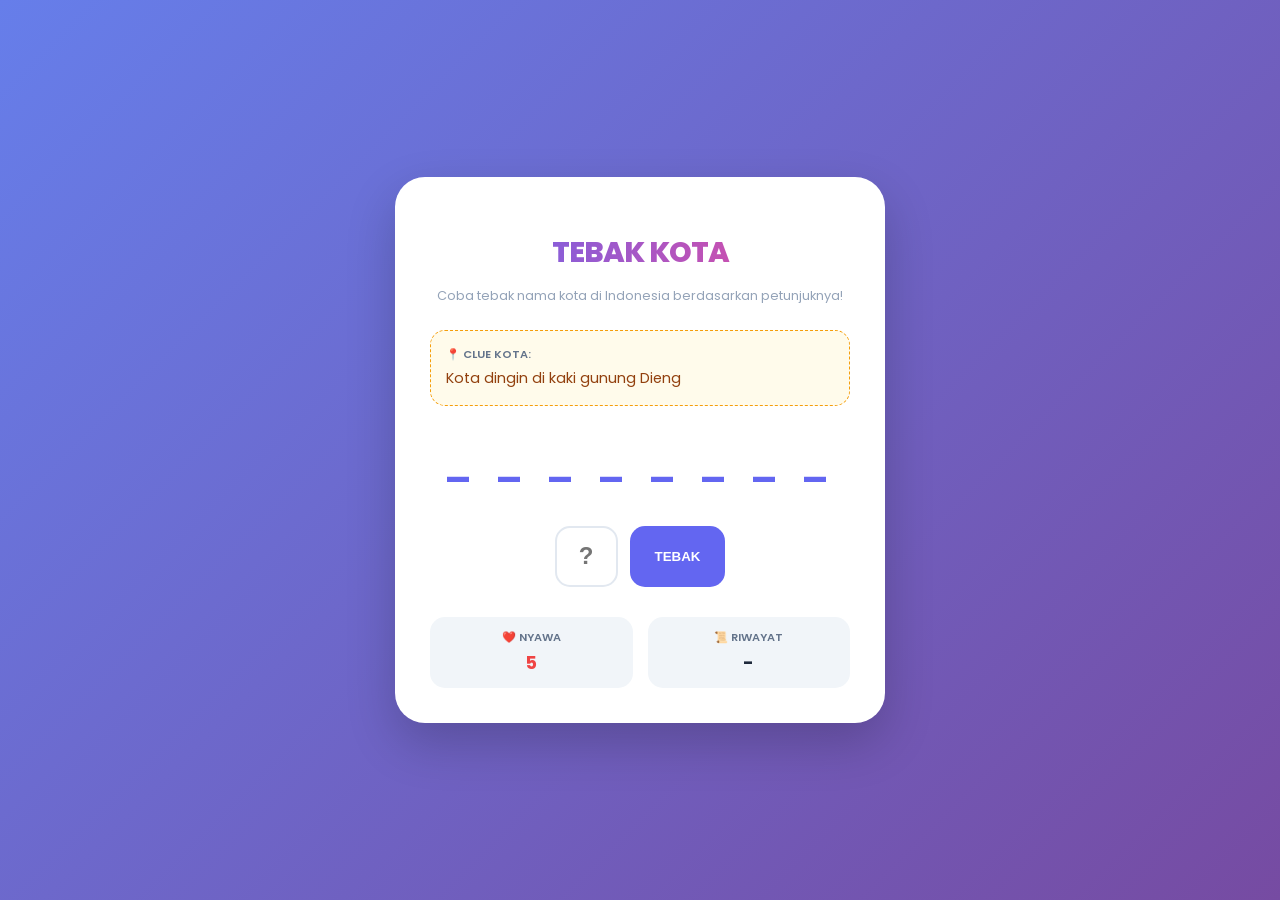
<file: GameTebakKata_Kelompok6/index1.html>
<!DOCTYPE html>
<html lang="id">
<head>
    <meta charset="UTF-8">
    <meta name="viewport" content="width=device-width, initial-scale=1.0">
    <title>Tebak Kota Indonesia - PPLG</title>
    
    <!-- CSS Internal -->
    <style>
        @import url('https://fonts.googleapis.com/css2?family=Poppins:wght@300;400;600;800&display=swap');

        :root {
            --primary: #6366f1;
            --secondary: #ec4899;
            --accent: #f59e0b;
            --bg: #f8fafc;
            --text: #1e293b;
            --white: #ffffff;
        }

        body {
            font-family: 'Poppins', sans-serif;
            background: linear-gradient(135deg, #667eea 0%, #764ba2 100%);
            margin: 0;
            display: flex;
            justify-content: center;
            align-items: center;
            min-height: 100vh;
            color: var(--text);
        }

        .game-container {
            background: var(--white);
            width: 90%;
            max-width: 420px;
            padding: 35px;
            border-radius: 30px;
            box-shadow: 0 20px 50px rgba(0, 0, 0, 0.2);
            text-align: center;
        }

        h1 {
            font-weight: 800;
            font-size: 1.8rem;
            letter-spacing: -1px;
            margin-bottom: 5px;
            background: linear-gradient(to right, var(--primary), var(--secondary));
            -webkit-background-clip: text;
            -webkit-text-fill-color: transparent;
        }

        .sub-title {
            font-size: 0.8rem;
            color: #94a3b8;
            margin-bottom: 25px;
        }

        .hint-box {
            background: #fffbeb;
            border: 1px dashed var(--accent);
            padding: 15px;
            border-radius: 15px;
            margin-bottom: 25px;
            text-align: left;
        }

        .hint-box p {
            margin: 5px 0 0 0;
            font-size: 0.9rem;
            color: #92400e;
            line-height: 1.5;
        }

        .kata-container {
            font-size: 2.2rem;
            font-weight: 700;
            letter-spacing: 8px;
            margin: 30px 0;
            color: var(--primary);
            min-height: 60px;
        }

        .input-section {
            display: flex;
            gap: 12px;
            justify-content: center;
            margin-bottom: 30px;
        }

        input {
            width: 55px;
            height: 55px;
            font-size: 1.5rem;
            font-weight: 600;
            text-align: center;
            text-transform: uppercase;
            border: 2px solid #e2e8f0;
            border-radius: 15px;
            outline: none;
            transition: all 0.2s;
        }

        input:focus {
            border-color: var(--primary);
            box-shadow: 0 0 0 4px rgba(99, 102, 241, 0.1);
        }

        button {
            padding: 0 25px;
            background: var(--primary);
            color: white;
            border: none;
            border-radius: 15px;
            font-weight: 600;
            cursor: pointer;
            transition: all 0.3s;
        }

        button:hover {
            background: #4f46e5;
            transform: translateY(-2px);
        }

        .stats-grid {
            display: grid;
            grid-template-columns: 1fr 1fr;
            gap: 15px;
        }

        .stat-box {
            background: #f1f5f9;
            padding: 12px;
            border-radius: 15px;
        }

        .stat-label {
            display: block;
            font-size: 0.7rem;
            font-weight: 600;
            text-transform: uppercase;
            color: #64748b;
            margin-bottom: 4px;
        }

        .stat-value {
            font-weight: 700;
            font-size: 1.1rem;
        }

        #sisa-kesempatan {
            color: #ef4444;
        }

        .modal {
            display: none;
            position: fixed;
            inset: 0;
            background: rgba(15, 23, 42, 0.7);
            backdrop-filter: blur(10px);
            justify-content: center;
            align-items: center;
            z-index: 100;
        }

        .modal-content {
            background: white;
            padding: 40px;
            border-radius: 25px;
            text-align: center;
            width: 85%;
            max-width: 320px;
            box-shadow: 0 25px 50px -12px rgba(0, 0, 0, 0.5);
        }
    </style>
</head>
<body>

    <div class="game-container">
        <h1>TEBAK KOTA</h1>
        <p class="sub-title">Coba tebak nama kota di Indonesia berdasarkan petunjuknya!</p>

        <div class="hint-box">
            <span class="stat-label">📍 Clue Kota:</span>
            <p id="hint-text">Mencari petunjuk untukmu...</p>
        </div>

        <div id="display-kata" class="kata-container"></div>
        
        <div class="input-section">
            <input type="text" id="input-huruf" maxlength="1" placeholder="?" autocomplete="off">
            <button onclick="tebakHuruf()" id="btn-tebak">TEBAK</button>
        </div>

        <div class="stats-grid">
            <div class="stat-box">
                <span class="stat-label">❤️ Nyawa</span>
                <span id="sisa-kesempatan" class="stat-value">5</span>
            </div>
            <div class="stat-box">
                <span class="stat-label">📜 Riwayat</span>
                <div id="riwayat" class="stat-value">-</div>
            </div>
        </div>
    </div>

    <div id="modal-pesan" class="modal">
        <div class="modal-content">
            <h2 id="judul-modal">Info Game</h2>
            <p id="teks-modal"></p>
            <button onclick="tutupModal()" style="width: 100%; margin-top: 15px; background: #0ea5e9; color: white; border: none; padding: 10px; border-radius: 10px; cursor: pointer;">MAIN LAGI</button>
        </div>
    </div>

    <!-- JavaScript Internal -->
    <script>
        const daftarKota = [
            { nama: "BANJARNEGARA", clue: "Kota yang terkenal dengan minuman Dawet Ayu-nya" },
            { nama: "WONOSOBO", clue: "Kota dingin di kaki gunung Dieng" },
            { nama: "YOGYAKARTA", clue: "Kota pelajar yang terkenal dengan Jalan Malioboro" },
            { nama: "BANDUNG", clue: "Ibu kota Jawa Barat yang dijuluki Kota Kembang" },
            { nama: "JAKARTA", clue: "Ibu kota negara Indonesia dengan ikon Monas" },
            { nama: "SURABAYA", clue: "Kota pahlawan dengan lambang Ikan Sura dan Buaya" }
        ];

        let pilihanSaatIni = {};
        let arrayJawaban = [];
        let kesempatan = 5;
        let riwayatHuruf = [];

        function mulaiGame() {
            pilihanSaatIni = daftarKota[Math.floor(Math.random() * daftarKota.length)];
            const kata = pilihanSaatIni.nama;
            arrayJawaban = Array(kata.length).fill("_");
            kesempatan = 5;
            riwayatHuruf = [];
            document.getElementById("hint-text").innerText = pilihanSaatIni.clue;
            updateTampilan();
        }

        function updateTampilan() {
            document.getElementById("display-kata").innerText = arrayJawaban.join(" ");
            document.getElementById("sisa-kesempatan").innerText = kesempatan;
            document.getElementById("riwayat").innerText = riwayatHuruf.length > 0 ? riwayatHuruf.join(", ") : "-";
        }

        function tebakHuruf() {
            const input = document.getElementById("input-huruf");
            const huruf = input.value.toUpperCase();
            input.value = "";

            if (!huruf || riwayatHuruf.includes(huruf)) return;

            riwayatHuruf.push(huruf);

            if (pilihanSaatIni.nama.includes(huruf)) {
                // Proses perulangan (looping) untuk mengecek setiap huruf
                for (let i = 0; i < pilihanSaatIni.nama.length; i++) {
                    if (pilihanSaatIni.nama[i] === huruf) {
                        arrayJawaban[i] = huruf;
                    }
                }
            } else {
                kesempatan--;
            }

            cekStatus();
            updateTampilan();
        }

        function cekStatus() {
            if (!arrayJawaban.includes("_")) {
                tampilkanModal("ANDA MENANG! 🎉", "Benar, kotanya adalah " + pilihanSaatIni.nama);
                mulaiGame();
            } else if (kesempatan <= 0) {
                tampilkanModal("GAME OVER 💀", "Kotanya adalah: " + pilihanSaatIni.nama);
                mulaiGame();
            }
        }

        function tampilkanModal(judul, pesan) {
            document.getElementById("judul-modal").innerText = judul;
            document.getElementById("teks-modal").innerText = pesan;
            document.getElementById("modal-pesan").style.display = "flex";
        }

        function tutupModal() {
            document.getElementById("modal-pesan").style.display = "none";
        }

        // Inisialisasi awal
        mulaiGame();
    </script>
</body>
</html>
</file>
<file: HalamanLogin/style.css>
* {
    margin: 0;
    padding: 0;
    box-sizing: border-box;
}

body, html {
    height: 100%;
}

/* Background Image Full Screen */
.bg-image {
    position: fixed;
    top: 0;
    left: 0;
    width: 100%;
    height: 100%;
    background-image: url('https://images.unsplash.com/photo-1464822759023-fed622ff2c3b?auto=format&fit=crop&w=1350&q=80');
    background-size: cover;
    background-position: center;
    z-index: -1;
}

/* Efek Kotak Blur (Glassmorphism) */
.login-card {
    background: rgba(255, 255, 255, 0.1); /* Putih transparan */
    backdrop-filter: blur(10px); /* Efek Blur */
    -webkit-backdrop-filter: blur(10px);
    border: 1px solid rgba(255, 255, 255, 0.2);
    border-radius: 15px;
    width: 100%;
    max-width: 380px;
    box-shadow: 0 8px 32px 0 rgba(0, 0, 0, 0.37);
}

.form-control {
    background: rgba(255, 255, 255, 0.2);
    border: 1px solid rgba(255, 255, 255, 0.3);
    color: white;
}

.form-control:focus {
    background: rgba(255, 255, 255, 0.25);
    color: white;
    border-color: #0d6efd;
    box-shadow: none;
}

.form-control::placeholder {
    color: rgba(255, 255, 255, 0.6);
}

/* Tombol Biru Standar */
.btn-primary {
    background-color: #0d6efd;
    border: none;
    font-weight: bold;
}

.btn-primary:hover {
    background-color: #0b5ed7;
}
</file>
